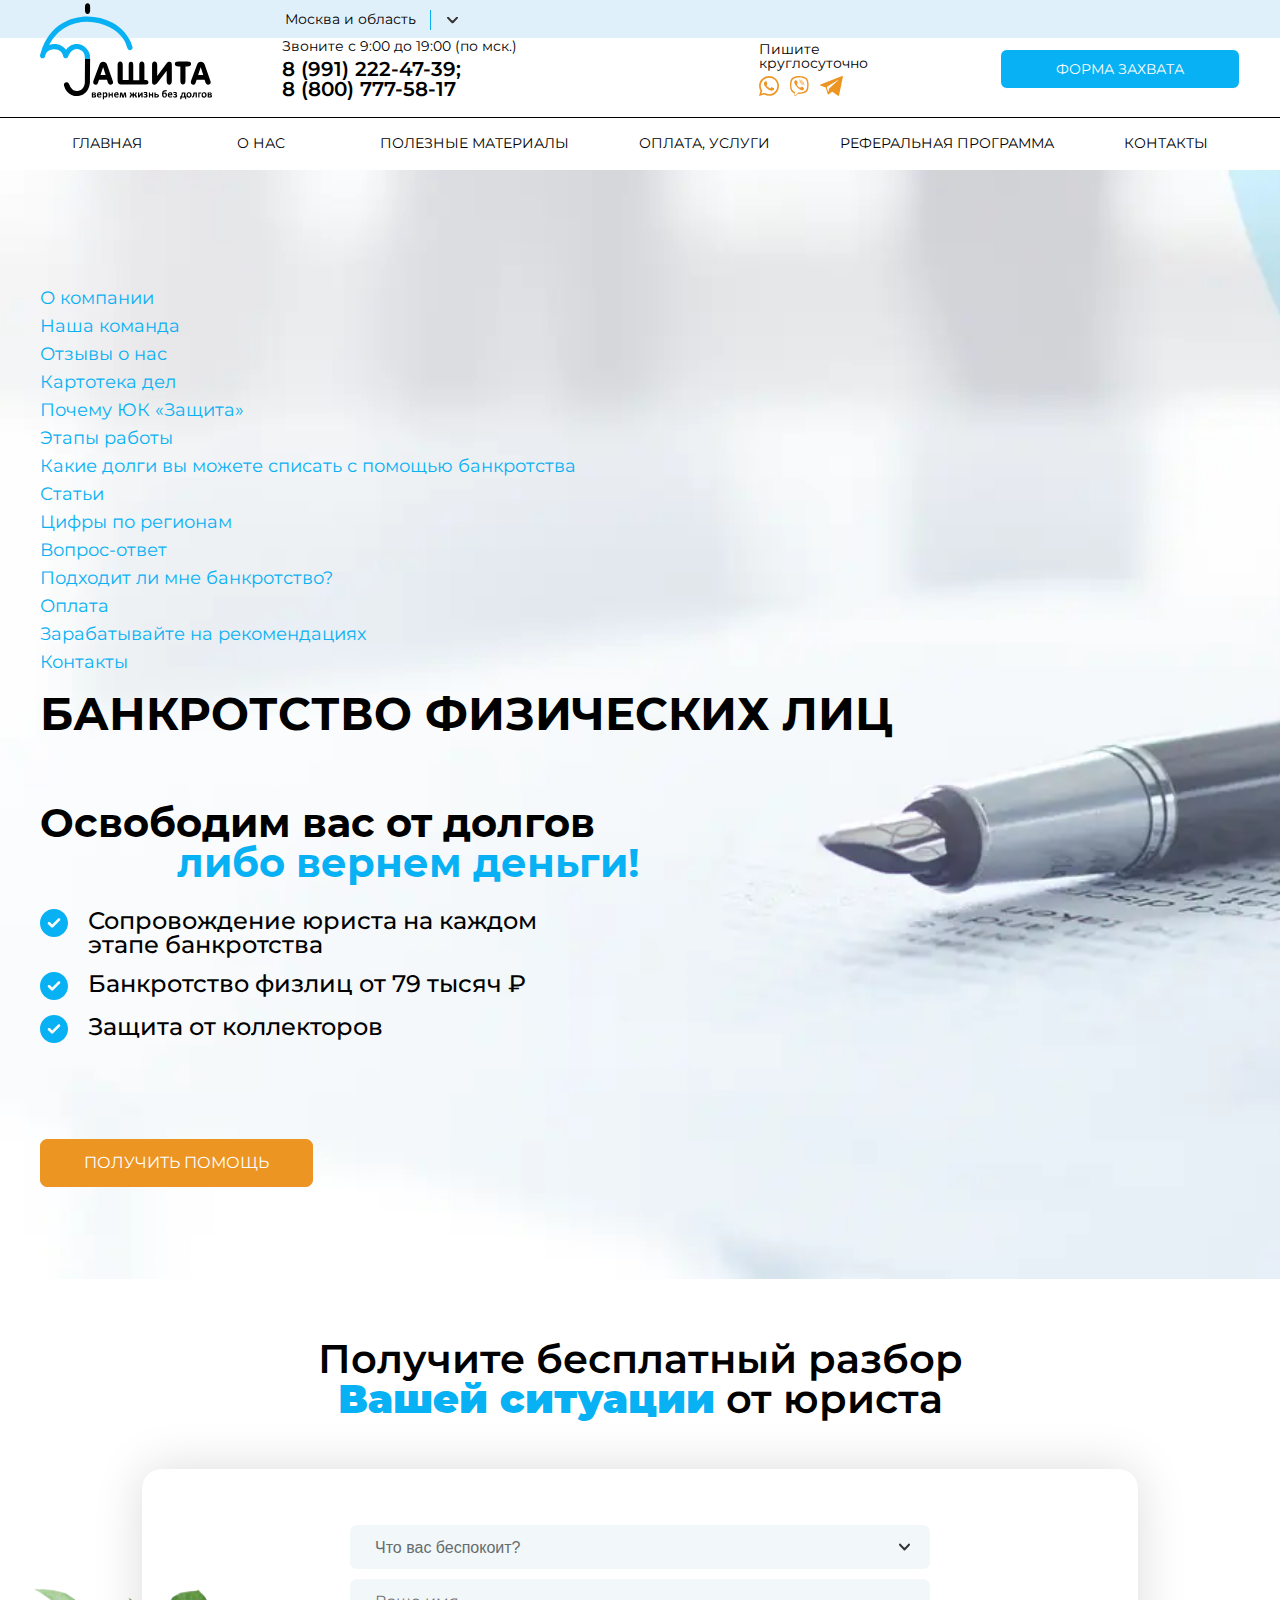
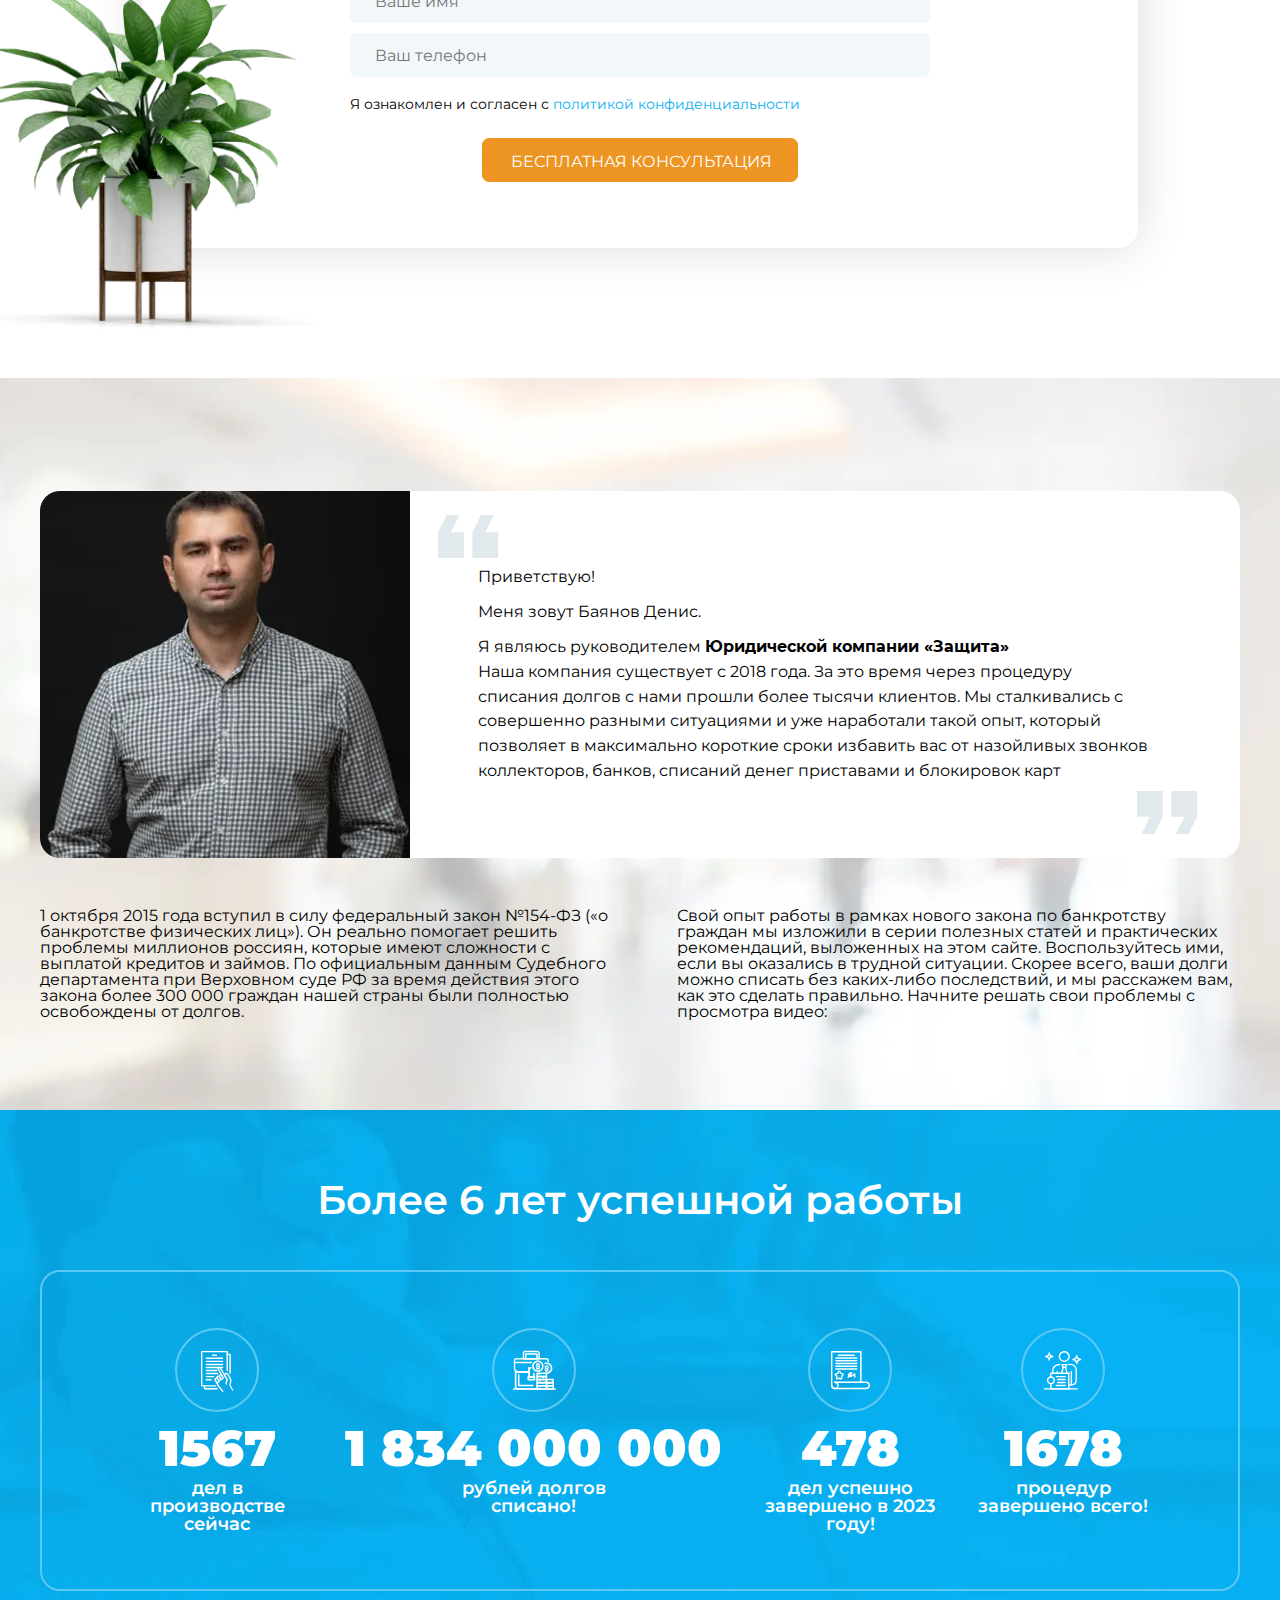
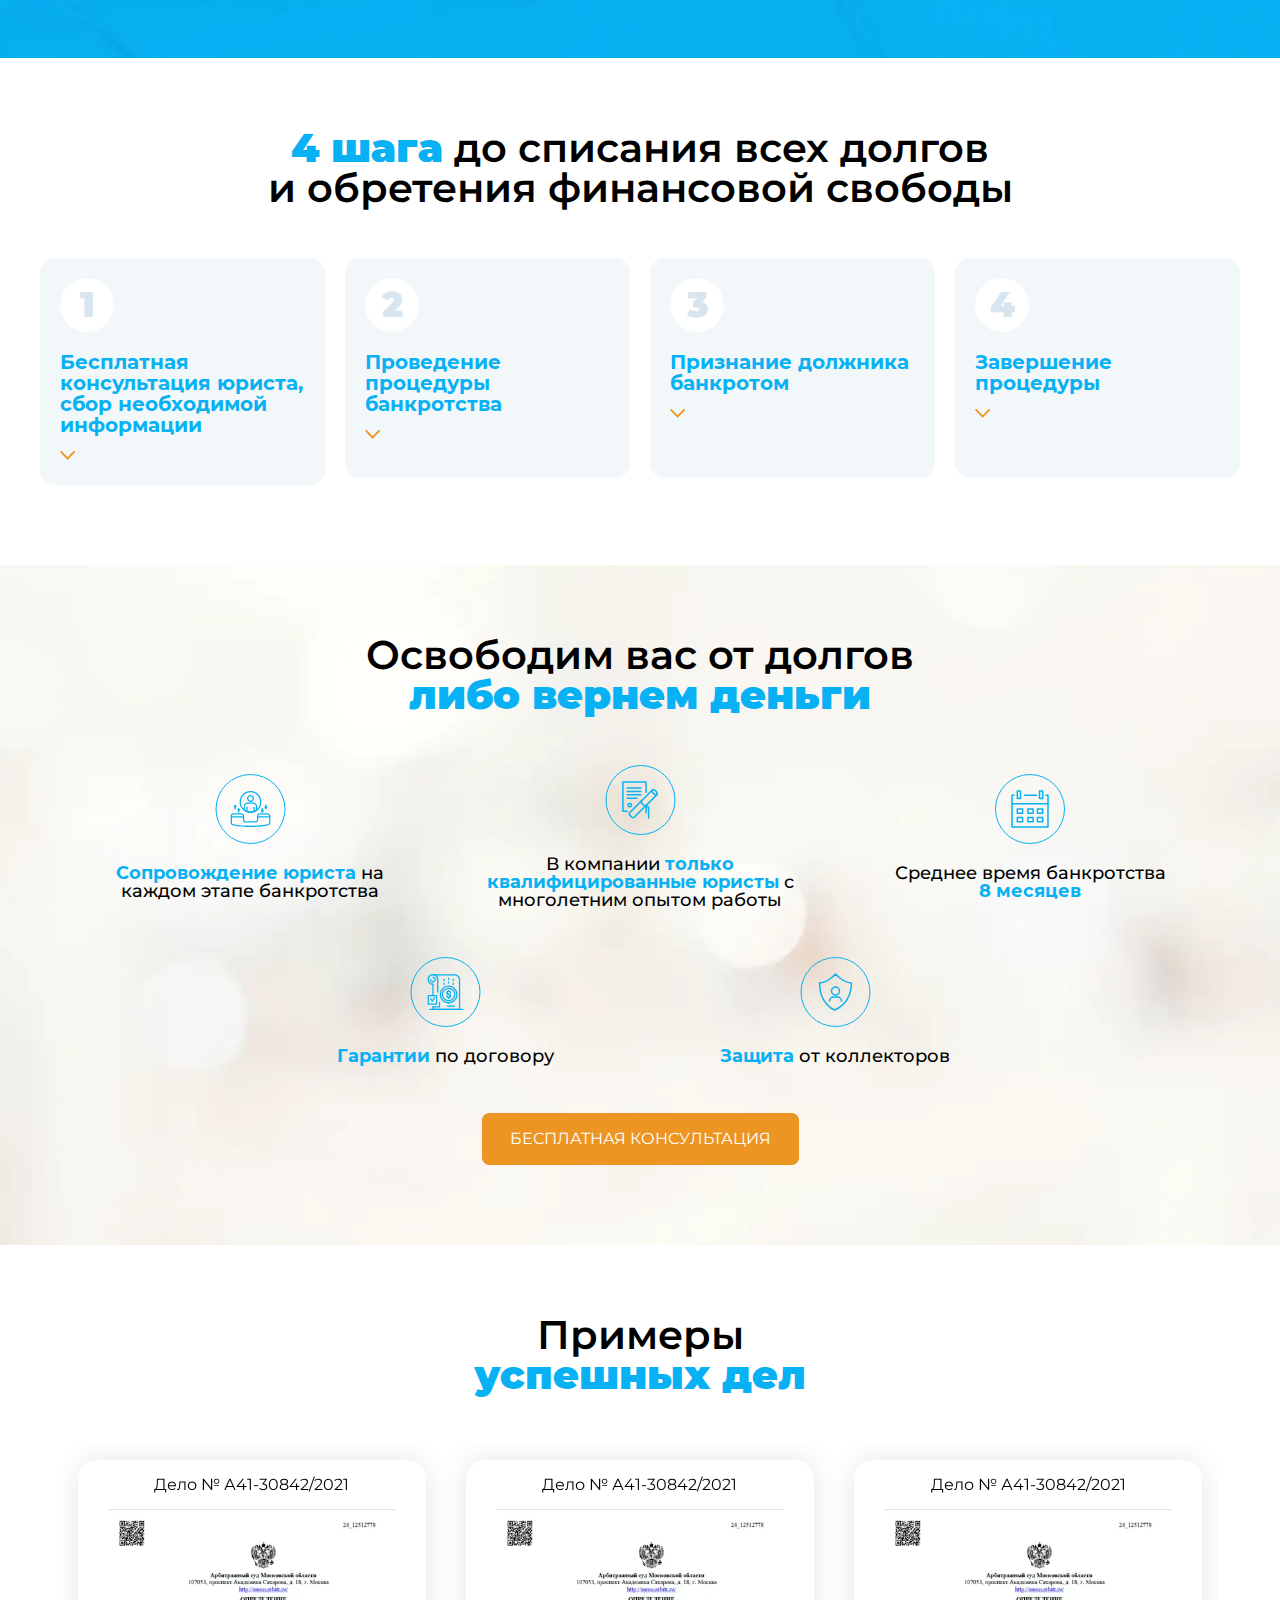
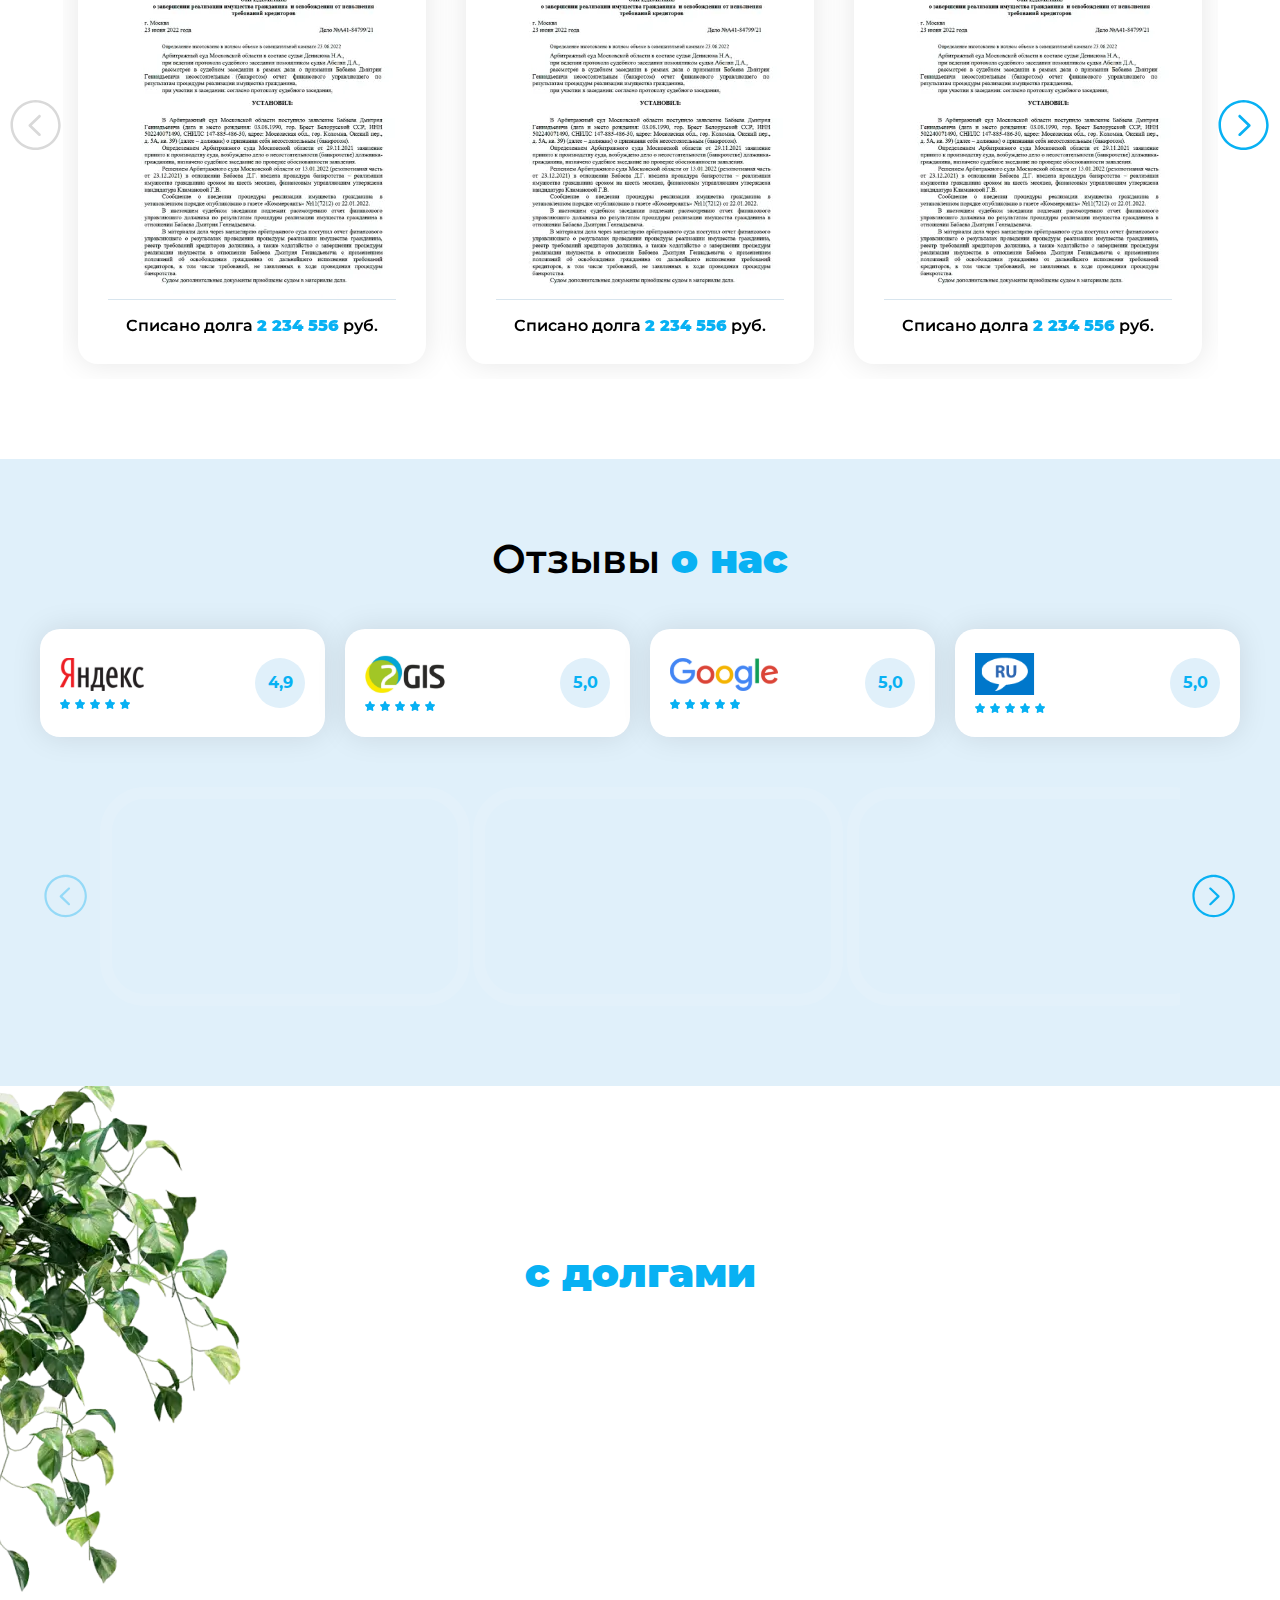
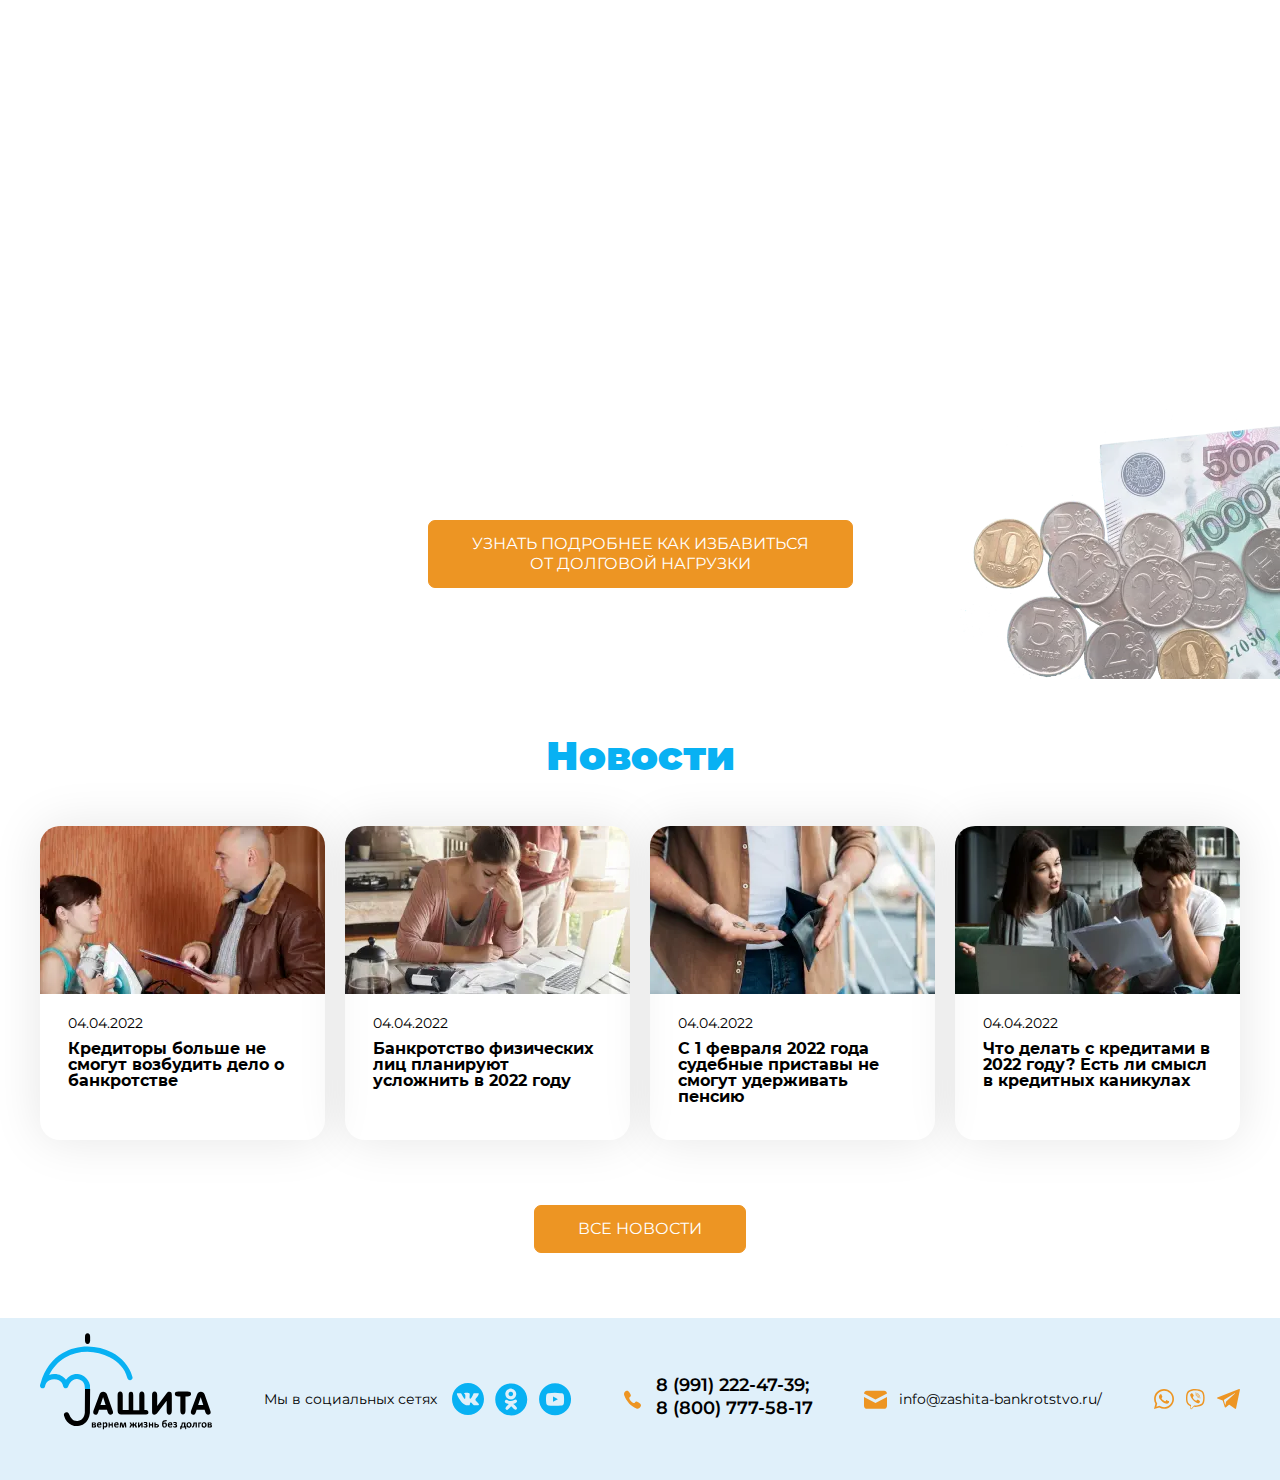
<file: index.html>
<!DOCTYPE html>
<html lang="ru">

<head>
  <meta charset="UTF-8">
  <meta name="viewport" content="width=device-width,initial-scale=1.0, maximum-scale=1">
  <meta http-equiv="X-UA-Compatible" content="ie=edge">
  <meta name="description" content="банкротство физических лиц">
  <meta name="keywords" content="защита">
  <title>Защита</title>
  <link rel="shortcut icon" href="/images/icons/favicon.svg">
  <link rel="stylesheet" href="css/swiper.min.css">
  <link rel="stylesheet" href="css/style.css">
</head>

<body id="body">
  <div class="wrapper">
    <header class="header lock-padding">
      <div class="header__content">
        <div class="header__top-wrapper">
          <div class="header__top">
            <div class="header__top-select">
              <div class="dropdown">
                <button class="dropdown__button">Москва и область</button>
                <ul class="dropdown__list">
                  <li class="dropdown__list-item" data-value="travel">Москва и область</li>
                  <li class="dropdown__list-item" data-value="lessons">Воронежская область</li>
                  <li class="dropdown__list-item" data-value="photo">Москва и область</li>
                  <li class="dropdown__list-item" data-value="sports">Москва и область</li>
                </ul>
                <input type="text" name="select-category" value="" class="dropdown__input-hidden">
              </div>
            </div>
          </div>
        </div>
        <div class="header__body-wrapper">
          <div class="header__body _container">
            <div class="header__logo">
              <a class="logo" href="index.html">
                <img src="images/icons/logo.svg" alt="logo">
              </a>
            </div>
            <div class="header__block header__block--tel">
              <p>Звоните с 9:00 до 19:00 (по мск.)</p>
              <a href="tel:+79912224739">8 (991) 222-47-39;</a>
              <a href="tel:+78007775817">8 (800) 777-58-17</a>
            </div>
            <div class="header__block header__block--links">
              <p>Пишите круглосуточно</p>
              <a href="#">
                <img src="images/icons/watsapp.svg" alt="icon whatsapp">
              </a>
              <a href="#">
                <img src="images/icons/viber.svg" alt="icon viber">
              </a>
              <a href="#">
                <img src="images/icons/telegram.svg" alt="icon telegram">
              </a>
            </div>
            <div class="header__block">
              <button>форма захвата</button>
            </div>
            <div class="header__burger-wrapper">
              <div class="header__burger" id="hamb">
                <span></span>
                <span></span>
                <span></span>
              </div>
            </div>
          </div>
        </div>
        <div class="header__bottom _container">
          <nav class="menu" id="menu">
            <ul class="menu__list">
              <li class="menu__list-item">
                <a href="index.html">Главная</a>
              </li>
              <li><a class="menu__list-item--mod" href="aboutus.html">О нас</a>
                <ul class="select-list">
                  <li class="select-list__item">
                    <a href="#">О компании</a>
                  </li>
                  <li class="select-list__item">
                    <a href="#">Наша команда</a>
                  </li>
                  <li class="select-list__item">
                    <a href="#">Отзывы о нас </a>
                  </li>
                  <li class="select-list__item">
                    <a href="#">Картотека дел</a>
                  </li>
                  <li class="select-list__item">
                    <a href="#">Почему ЮК Защита </a>
                  </li>
                  <li class="select-list__item">
                    <a href="#">Этапы работы</a>
                  </li>
                </ul>
              </li>
              <li class="menu__list-item">
                <a href="questions.html">Полезные материалы</a>
              </li>
              <li class="menu__list-item">
                <a href="payment.html">оплата,  услуги</a>
              </li>
              <li class="menu__list-item">
                <a href="recommendations.html">Реферальная программа</a>
              </li>
              <li class="menu__list-item">
                <a href="contacts.html">Контакты</a>
              </li>
            </ul>
            <div class="header__block header__block--mod">
              <p>Звоните с 9:00 до 19:00 (по мск.)</p>
              <a href="tel:+79912224739">8 (991) 222-47-39;</a>
              <a href="tel:+78007775817">8 (800) 777-58-17</a>
            </div>
            <div class="header__block header__block--mod">
              <p>Пишите круглосуточно</p>
              <a href="#">
                <img src="images/icons/watsapp.svg" alt="icon whatsapp">
              </a>
              <a href="#">
                <img src="images/icons/viber.svg" alt="icon viber">
              </a>
              <a href="#">
                <img src="images/icons/telegram.svg" alt="icon telegram">
              </a>
            </div>
          </nav>
        </div>
      </div>
    </header>

    <main class="main main--mod">

       <section class="main-section">
        <div class="main-section__content">
          <div class="main-section__body _container">


            
            <div class="block-links">
              <a href="aboutus.html">О компании</a>
              <a href="team.html">Наша команда</a>
              <a href="feedback.html">Отзывы о нас</a>
              <a href="cardfile.html">Картотека дел</a>
              <a href="why.html">Почему ЮК «Защита»</a>
              <a href="stages.html">Этапы работы</a>
              <a href="whatdebts.html">Какие долги вы можете списать с помощью банкротства</a>
              <a href="articles.html">Статьи</a>
              <a href="numbers.html">Цифры по регионам</a>
              <a href="questions.html">Вопрос-ответ</a>
              <a href="suitable.html">Подходит ли мне банкротство?</a>
              <a href="payment.html">Оплата</a>
              <a href="recommendations.html">Зарабатывайте на рекомендациях</a>
              <a href="contacts.html">Контакты</a>
            </div>


             <div class="main-section-title">
              <h1>банкротство физических лиц</h1>
             </div>
             <div class="main-section-text">
              <p>Освободим вас от долгов <br> <span>либо вернем деньги!</span></p>
             </div>
             <ul class="main-section__list">
               <li>
                <img src="images/icons/main-section-icon.svg" alt="icon">
                <p>Сопровождение юриста на каждом <br> этапе банкротства</p>
               </li>
               <li>
                <img src="images/icons/main-section-icon.svg" alt="icon">
                <p>Банкротство физлиц от 79 тысяч ₽</p>
               </li>
               <li>
                <img src="images/icons/main-section-icon.svg" alt="icon">
                <p>Защита от коллекторов</p>
               </li>
             </ul>
             <div class="button">
              <a href="#">Получить помощь</a>
             </div>
          </div>
          <div class="main-section__img-bg _ibg">
            <img src="images/main-section-bg.webp" alt="main-section background">
          </div>
        </div>
       </section>

       <section class="form">
        <div class="form__content _container">
          <div class="subtitle">
            <h2>Получите бесплатный разбор <br>
              <strong>Вашей ситуации</strong> от юриста
            </h2>
          </div>
          <div class="form__body">
            <form>
              <select name="select">
                <option value="Что вас беспокоит?">Что вас беспокоит?</option>
                <option value="Что вас беспокоит?">Что вас беспокоит?</option>
              </select>	
              <input type="text" placeholder="Ваше имя">
              <input type="text" placeholder="Ваш телефон">
              <p>Я ознакомлен и согласен с <a href="#">политикой конфиденциальности</a></p>
              <input type="submit" value="Бесплатная консультация">
            </form>
            <div class="form__body-image">
              <img src="images/form-img.webp" alt="image flower">
            </div>
          </div>
        </div>
       </section>

       <section class="director">
        <div class="director__content _container">
          <div class="director__body">
            <div class="director__body-image">
              <img src="images/director-img.webp" alt="Баянов Денис image">
            </div>
            <blockquote class="director__body-info">
              <h3>Приветствую!</h3>
              <h4>Меня зовут Баянов Денис.</h4>
              <p>Я являюсь руководителем <strong>Юридической компании «Защита»</strong> <br> Наша компания существует с 2018 года. За это время через процедуру списания долгов с нами прошли более тысячи клиентов. Мы сталкивались с совершенно разными ситуациями и уже наработали такой опыт, который позволяет в максимально короткие сроки избавить вас от назойливых звонков коллекторов, банков, списаний денег приставами  и блокировок карт</p>
              <div class="director__body-img director__body-img-left">
                <img src="images/icons/mark-left.svg" alt="icon">
              </div>
              <div class="director__body-img director__body-img-right">
                <img src="images/icons/mark-right.svg" alt="icon">
              </div>
            </blockquote>
          </div>
          <div class="director__texts">
            <p>1 октября 2015 года вступил в силу федеральный закон №154-ФЗ («о банкротстве физических лиц»). Он реально помогает решить проблемы миллионов россиян, которые имеют сложности с выплатой кредитов и займов. По официальным данным Судебного департамента при Верховном суде РФ за время действия этого закона более 300 000 граждан нашей страны были полностью освобождены от долгов.</p>
            <p>Свой опыт работы в рамках нового закона по банкротству граждан мы изложили в серии полезных статей и практических рекомендаций, выложенных на этом сайте. Воспользуйтесь ими, если вы оказались в трудной ситуации. Скорее всего, ваши долги можно списать без каких-либо последствий, и мы расскажем вам, как это сделать правильно. Начните решать свои проблемы с просмотра видео:</p>
          </div>
        </div>
        <div class="director__image-bg _ibg">
          <img src="images/director-bg.webp" alt="image background">
        </div>
       </section>

       <section class="experience">
        <div class="experience__content _container">
          <div class="subtitle">
            <h2>Более 6 лет успешной работы</h2>
          </div>
          <div class="experience__body">
             <div class="experience__block">
              <img src="images/icons/experience-icon1.svg" alt="icon">
              <span>1567</span>
              <p>дел в производстве сейчас</p>
             </div>
             <div class="experience__block">
              <img src="images/icons/experience-icon2.svg" alt="icon">
              <span>1 834 000 000</span>
              <p>рублей долгов списано!</p>
             </div>
             <div class="experience__block">
              <img src="images/icons/experience-icon3.svg" alt="icon">
              <span>478</span>
              <p>дел успешно завершено в 2023 году!</p>
             </div>
             <div class="experience__block">
              <img src="images/icons/experience-icon4.svg" alt="icon">
              <span>1678</span>
              <p>процедур завершено всего!</p>
             </div>
          </div>
        </div>
        <div class="director__image-bg _ibg">
          <img src="images/experience-bg.webp" alt="image background">
        </div>
       </section>

       <section class="home_steps">
        <div class="home_step-content _container">
          <div class="subtitle">
            <h2><strong>4 шага</strong> до списания всех долгов <br>и обретения финансовой свободы</h2>
          </div>
          <div class="home_steps__container flex">
            <div>
              <div class="home_steps__container_num">1</div>
              <div class="home_steps__container_title">Бесплатная консультация юриста, сбор необходимой информации</div>
              <img src="images/icons/arrow-orange.svg" alt="" class="home_steps__container_icon">
              <div class="home_steps__container_list">
                <ul>
                  <li>Оценка стоимости активов</li>
                  <li>Сведения о всех кредитах и займах, включая сумму задолженности, процентные ставки и сроки погашения</li>
                  <li>Гарантия сохранения имущества в пределах закона</li>
                  <li>Заключения договора, где прописаны все гарантии, платежи производятся рассрочкой или единым платежом.</li>
                </ul>
              </div>
            </div>
            <div>
              <div class="home_steps__container_num">2</div>
              <div class="home_steps__container_title">Проведение процедуры банкротства</div>
              <img src="images/icons/arrow-orange.svg" alt="" class="home_steps__container_icon">
              <div class="home_steps__container_list">
                <ul>
                  <li>Оценка стоимости активов</li>
                  <li>Сведения о всех кредитах и займах, включая сумму задолженности, процентные ставки и сроки погашения</li>
                  <li>Гарантия сохранения имущества в пределах закона</li>
                  <li>Заключения договора, где прописаны все гарантии, платежи производятся рассрочкой или единым платежом.</li>
                </ul>
              </div>
            </div>
            <div>
              <div class="home_steps__container_num">3</div>
              <div class="home_steps__container_title">Признание должника банкротом</div>
              <img src="images/icons/arrow-orange.svg" alt="" class="home_steps__container_icon">
              <div class="home_steps__container_list">
                <ul>
                  <li>Оценка стоимости активов</li>
                  <li>Сведения о всех кредитах и займах, включая сумму задолженности, процентные ставки и сроки погашения</li>
                  <li>Гарантия сохранения имущества в пределах закона</li>
                  <li>Заключения договора, где прописаны все гарантии, платежи производятся рассрочкой или единым платежом.</li>
                </ul>
              </div>
            </div>
            <div>
              <div class="home_steps__container_num">4</div>
              <div class="home_steps__container_title">Завершение процедуры</div>
              <img src="images/icons/arrow-orange.svg" alt="" class="home_steps__container_icon">
              <div class="home_steps__container_list">
                <ul>
                  <li>Оценка стоимости активов</li>
                  <li>Сведения о всех кредитах и займах, включая сумму задолженности, процентные ставки и сроки погашения</li>
                  <li>Гарантия сохранения имущества в пределах закона</li>
                  <li>Заключения договора, где прописаны все гарантии, платежи производятся рассрочкой или единым платежом.</li>
                </ul>
              </div>
            </div>
          </div>
        </div>
      </section>

      <section class="debts">
        <div class="debts__content _container">
          <div class="subtitle">
            <h2>Освободим вас от долгов <strong> <br>либо вернем деньги</strong></h2>
          </div>
          <div class="debts__body">
            <div class="debts__block">
              <img src="images/icons/debts-icon1.svg" alt="icon">
              <div class="debts__block-text">
                <p><strong>Сопровождение юриста</strong> на <br> каждом этапе банкротства</p>
              </div>
            </div>
            <div class="debts__block">
              <img src="images/icons/debts-icon2.svg" alt="icon">
              <div class="debts__block-text">
                <p>В компании <strong>только квалифицированные юристы</strong> с многолетним опытом работы</p>
              </div>
            </div>
            <div class="debts__block">
              <img src="images/icons/debts-icon3.svg" alt="icon">
              <div class="debts__block-text">
                <p>Среднее время банкротства <br> <strong>8 месяцев</strong></p>
              </div>
            </div>
            <div class="debts__block">
              <img src="images/icons/debts-icon4.svg" alt="icon">
              <div class="debts__block-text">
                <p><strong>Гарантии</strong> по договору</p>
              </div>
            </div>
            <div class="debts__block">
              <img src="images/icons/debts-icon5.svg" alt="icon">
              <div class="debts__block-text">
                <p><strong>Защита</strong> от коллекторов</p>
              </div>
            </div>
          </div>
          <div class="button">
            <a href="#">Бесплатная консультация</a>
           </div>
        </div>
        <div class="debts__image-bg _ibg">
          <img src="images/debts-bg.webp" alt="image background">
        </div>
      </section>

      <section class="home_examples">
        <div class="home_examples__content _container">
          <div class="subtitle">
            <h2>Примеры <br><strong>успешных дел</strong></h2>
          </div>
          <div class="swiper_examples__container">
            <div class="swiper_examples">
              <div class="swiper-wrapper">
                <div class="swiper-slide">
                  <div class="swiper_examples__header">
                    <p>Дело № А41-30842/2021</p>
                  </div>
                  <div class="swiper_examples__image">
                    <img src="images/slider-img.webp" alt="slider img">
                  </div>
                  <div class="swiper_examples__bottom">
                    <p>Списано долга <strong>2 234 556</strong> руб.</p>
                  </div>
                </div>
                <div class="swiper-slide">
                  <div class="swiper_examples__header">
                    <p>Дело № А41-30842/2021</p>
                  </div>
                  <div class="swiper_examples__image">
                    <img src="images/slider-img.webp" alt="slider img">
                  </div>
                  <div class="swiper_examples__bottom">
                    <p>Списано долга <strong>2 234 556</strong> руб.</p>
                  </div>
                </div>
                <div class="swiper-slide">
                  <div class="swiper_examples__header">
                    <p>Дело № А41-30842/2021</p>
                  </div>
                  <div class="swiper_examples__image">
                    <img src="images/slider-img.webp" alt="slider img">
                  </div>
                  <div class="swiper_examples__bottom">
                    <p>Списано долга <strong>2 234 556</strong> руб.</p>
                  </div>
                </div>
                <div class="swiper-slide">
                  <div class="swiper_examples__header">
                    <p>Дело № А41-30842/2021</p>
                  </div>
                  <div class="swiper_examples__image">
                    <img src="images/slider-img.webp" alt="slider img">
                  </div>
                  <div class="swiper_examples__bottom">
                    <p>Списано долга <strong>2 234 556</strong> руб.</p>
                  </div>
                </div>
              </div>
            </div>
            <div class="swiper-button-prev examples-button-prev">
                <svg width="52" height="53" viewBox="0 0 52 53" fill="none" xmlns="http://www.w3.org/2000/svg">
                <path fill-rule="evenodd" clip-rule="evenodd" d="M30.5288 18.4811L21.7411 26.9268L30.4955 35.4003L30.4965 35.4013C31.056 35.9401 31.0557 36.8152 30.4955 37.3536C30.2418 37.5975 29.8747 37.7367 29.5418 37.7367C29.2089 37.7367 28.8418 37.5974 28.5881 37.3536L18.7696 27.9174C18.2091 27.3787 18.2091 26.5028 18.7696 25.9641L28.5881 16.5279C29.1307 16.0063 29.9862 16.0063 30.5288 16.5279C31.0893 17.0665 31.0893 17.9424 30.5288 18.4811ZM29.1425 17.1046L19.324 26.5409C19.091 26.7648 19.091 27.1166 19.324 27.3405L29.1425 36.7768C29.2423 36.8727 29.4087 36.9367 29.5418 36.9367C29.5418 36.9367 29.5419 36.9367 29.5418 36.9367C29.4087 36.9367 29.2423 36.8727 29.1425 36.7768L19.324 27.3405C19.091 27.1166 19.091 26.7648 19.324 26.5409L29.1425 17.1046Z" fill="#08B1F3"/>
                <path d="M25.5746 0.9375C39.6795 0.9375 51.1494 12.4018 51.1494 26.4999C51.1494 40.5979 39.6795 52.0623 25.5746 52.0623C11.4697 52.0623 -0.000246048 40.5979 -0.000246048 26.4999C-0.000246048 12.4018 11.4697 0.9375 25.5746 0.9375ZM25.5746 49.506C38.2845 49.506 48.592 39.2036 48.592 26.4999C48.592 13.7962 38.2845 3.49373 25.5746 3.49373C12.8647 3.49373 2.55727 13.7962 2.55727 26.4999C2.55727 39.2036 12.9422 49.506 25.5746 49.506Z" fill="#08B1F3"/>
                </svg>		  	
            </div>
            <div class="swiper-button-next examples-button-next">
                <svg width="52" height="53" viewBox="0 0 52 53" fill="none" xmlns="http://www.w3.org/2000/svg">
                <path fill-rule="evenodd" clip-rule="evenodd" d="M20.6203 18.4811L29.4081 26.9268L20.6537 35.4003L20.6526 35.4013C20.0931 35.9401 20.0935 36.8152 20.6537 37.3536C20.9074 37.5975 21.2744 37.7367 21.6074 37.7367C21.9403 37.7367 22.3074 37.5974 22.5611 37.3536L32.3796 27.9174C32.9401 27.3787 32.9401 26.5028 32.3796 25.9641L22.5611 16.5279C22.0185 16.0063 21.163 16.0063 20.6203 16.5279C20.0598 17.0665 20.0598 17.9424 20.6203 18.4811ZM22.0067 17.1046L31.8252 26.5409C32.0581 26.7648 32.0581 27.1166 31.8252 27.3405L22.0067 36.7768C21.9069 36.8727 21.7405 36.9367 21.6073 36.9367C21.6073 36.9367 21.6073 36.9367 21.6073 36.9367C21.7405 36.9367 21.9069 36.8727 22.0067 36.7768L31.8252 27.3405C32.0581 27.1166 32.0581 26.7648 31.8252 26.5409L22.0067 17.1046Z" fill="#08B1F3"/>
                <path d="M25.5746 0.9375C11.4697 0.9375 -0.000244141 12.4018 -0.000244141 26.4999C-0.000244141 40.5979 11.4697 52.0623 25.5746 52.0623C39.6795 52.0623 51.1494 40.5979 51.1494 26.4999C51.1494 12.4018 39.6795 0.9375 25.5746 0.9375ZM25.5746 49.506C12.8647 49.506 2.55718 39.2036 2.55718 26.4999C2.55718 13.7962 12.8647 3.49373 25.5746 3.49373C38.2845 3.49373 48.5919 13.7962 48.5919 26.4999C48.5919 39.2036 38.207 49.506 25.5746 49.506Z" fill="#08B1F3"/>
                </svg>
            </div>
          </div>
        </div>
      </section>

      <section class="review">
        <div class="review__content _container">
          <div class="subtitle">
            <h2>Отзывы <strong>о нас</strong></h2>
          </div>
          <div class="review__header_tabs flex">
            <a href="#" class="review__header_tabs_inner flex">
              <div>
                <img src="images/icons/yandex-icon.svg" alt="yandex-icon" class="review__header_tabs_logo">
                <img src="images/icons/star.svg" alt="ison star" class="review__header_tabs_star">
              </div>
              <div>
                <div class="review__header_tabs_rating">4,9</div>
              </div>
            </a>
            <a href="#" class="review__header_tabs_inner flex">
              <div>
                <img src="images/icons/2gis-icon.svg" alt="2gis-icon" class="review__header_tabs_logo">
                <img src="images/icons/star.svg" alt="ison star" class="review__header_tabs_star">
              </div>
              <div>
                <div class="review__header_tabs_rating">5,0</div>
              </div>
            </a>
            <a href="#" class="review__header_tabs_inner flex">
              <div>
                <img src="images/icons/google-icon.svg" alt="google-icon" class="review__header_tabs_logo">
                <img src="images/icons/star.svg" alt="ison star" class="review__header_tabs_star">
              </div>
              <div>
                <div class="review__header_tabs_rating">5,0</div>
              </div>
            </a>
            <a href="#" class="review__header_tabs_inner flex">
              <div>
                <img src="images/icons/ru-icon.svg" alt="ru-icon" class="review__header_tabs_logo">
                <img src="images/icons/star.svg" alt="ison star" class="review__header_tabs_star">
              </div>
              <div>
                <div class="review__header_tabs_rating">5,0</div>
              </div>
            </a>
          </div>
          <div class="swiper_review__container">
            <div class="swiper_review">
              <div class="swiper-wrapper">
                <div class="swiper-slide">
                  <div class="review__block">
                    <div class="solve__video">
                      <div class="video" data-src="https://www.youtube.com/embed/t92jeIjEpqo?si=NRT9hR4Gu1LfYrSZ?autoplay=1">
                        <div class="video__icon">
                          <img  src="images/icons/play.svg" alt="icon">
                        </div>
                      </div>
                      <div class="video__img">
                        <img src="images/review-img1.webp" alt="img" loading="lazy">
                      </div>
                    </div>
                  </div>
                </div>
                <div class="swiper-slide">
                  <div class="review__block">
                    <div class="solve__video">
                      <div class="video" data-src="https://www.youtube.com/embed/t92jeIjEpqo?si=NRT9hR4Gu1LfYrSZ?autoplay=1">
                        <div class="video__icon">
                          <img  src="images/icons/play.svg" alt="icon">
                        </div>
                      </div>
                      <div class="video__img">
                        <img src="images/review-img2.webp" alt="img" loading="lazy">
                      </div>
                    </div>
                  </div>
                </div>
                <div class="swiper-slide">
                  <div class="review__block">
                    <div class="solve__video">
                      <div class="video" data-src="https://www.youtube.com/embed/t92jeIjEpqo?si=NRT9hR4Gu1LfYrSZ?autoplay=1">
                        <div class="video__icon">
                          <img  src="images/icons/play.svg" alt="icon">
                        </div>
                      </div>
                      <div class="video__img">
                        <img src="images/review-img1.webp" alt="img" loading="lazy">
                      </div>
                    </div>
                  </div>
                </div>
                <div class="swiper-slide">
                  <div class="review__block">
                    <div class="solve__video">
                      <div class="video" data-src="https://www.youtube.com/embed/t92jeIjEpqo?si=NRT9hR4Gu1LfYrSZ?autoplay=1">
                        <div class="video__icon">
                          <img  src="images/icons/play.svg" alt="icon">
                        </div>
                      </div>
                      <div class="video__img">
                        <img src="images/review-img2.webp" alt="img" loading="lazy">
                      </div>
                    </div>
                  </div>
                </div>
              </div>
            </div>
            <div class="swiper-button-prev review-button-prev">
                <svg width="52" height="53" viewBox="0 0 52 53" fill="none" xmlns="http://www.w3.org/2000/svg">
                <path fill-rule="evenodd" clip-rule="evenodd" d="M30.5288 18.4811L21.7411 26.9268L30.4955 35.4003L30.4965 35.4013C31.056 35.9401 31.0557 36.8152 30.4955 37.3536C30.2418 37.5975 29.8747 37.7367 29.5418 37.7367C29.2089 37.7367 28.8418 37.5974 28.5881 37.3536L18.7696 27.9174C18.2091 27.3787 18.2091 26.5028 18.7696 25.9641L28.5881 16.5279C29.1307 16.0063 29.9862 16.0063 30.5288 16.5279C31.0893 17.0665 31.0893 17.9424 30.5288 18.4811ZM29.1425 17.1046L19.324 26.5409C19.091 26.7648 19.091 27.1166 19.324 27.3405L29.1425 36.7768C29.2423 36.8727 29.4087 36.9367 29.5418 36.9367C29.5418 36.9367 29.5419 36.9367 29.5418 36.9367C29.4087 36.9367 29.2423 36.8727 29.1425 36.7768L19.324 27.3405C19.091 27.1166 19.091 26.7648 19.324 26.5409L29.1425 17.1046Z" fill="#08B1F3"/>
                <path d="M25.5746 0.9375C39.6795 0.9375 51.1494 12.4018 51.1494 26.4999C51.1494 40.5979 39.6795 52.0623 25.5746 52.0623C11.4697 52.0623 -0.000246048 40.5979 -0.000246048 26.4999C-0.000246048 12.4018 11.4697 0.9375 25.5746 0.9375ZM25.5746 49.506C38.2845 49.506 48.592 39.2036 48.592 26.4999C48.592 13.7962 38.2845 3.49373 25.5746 3.49373C12.8647 3.49373 2.55727 13.7962 2.55727 26.4999C2.55727 39.2036 12.9422 49.506 25.5746 49.506Z" fill="#08B1F3"/>
                </svg>		  	
            </div>
            <div class="swiper-button-next review-button-next">
                <svg width="52" height="53" viewBox="0 0 52 53" fill="none" xmlns="http://www.w3.org/2000/svg">
                <path fill-rule="evenodd" clip-rule="evenodd" d="M20.6203 18.4811L29.4081 26.9268L20.6537 35.4003L20.6526 35.4013C20.0931 35.9401 20.0935 36.8152 20.6537 37.3536C20.9074 37.5975 21.2744 37.7367 21.6074 37.7367C21.9403 37.7367 22.3074 37.5974 22.5611 37.3536L32.3796 27.9174C32.9401 27.3787 32.9401 26.5028 32.3796 25.9641L22.5611 16.5279C22.0185 16.0063 21.163 16.0063 20.6203 16.5279C20.0598 17.0665 20.0598 17.9424 20.6203 18.4811ZM22.0067 17.1046L31.8252 26.5409C32.0581 26.7648 32.0581 27.1166 31.8252 27.3405L22.0067 36.7768C21.9069 36.8727 21.7405 36.9367 21.6073 36.9367C21.6073 36.9367 21.6073 36.9367 21.6073 36.9367C21.7405 36.9367 21.9069 36.8727 22.0067 36.7768L31.8252 27.3405C32.0581 27.1166 32.0581 26.7648 31.8252 26.5409L22.0067 17.1046Z" fill="#08B1F3"/>
                <path d="M25.5746 0.9375C11.4697 0.9375 -0.000244141 12.4018 -0.000244141 26.4999C-0.000244141 40.5979 11.4697 52.0623 25.5746 52.0623C39.6795 52.0623 51.1494 40.5979 51.1494 26.4999C51.1494 12.4018 39.6795 0.9375 25.5746 0.9375ZM25.5746 49.506C12.8647 49.506 2.55718 39.2036 2.55718 26.4999C2.55718 13.7962 12.8647 3.49373 25.5746 3.49373C38.2845 3.49373 48.5919 13.7962 48.5919 26.4999C48.5919 39.2036 38.207 49.506 25.5746 49.506Z" fill="#08B1F3"/>
                </svg>
            </div>
          </div>
        </div>
      </section>
       
      <section class="solve">
        <div class="solve__content _container">
          <div class="subtitle">
            <h2>Решите проблему <br> <strong>с долгами</strong></h2>
          </div>
          <div class="solve__body">
            <div class="solve__video_wrap">
              <div class="solve__video">
                  <div class="video" data-src="https://www.youtube.com/embed/t92jeIjEpqo?si=NRT9hR4Gu1LfYrSZ?autoplay=1">
                    <div class="video__icon">
                      <img  src="images/icons/play.svg" alt="icon">
                    </div>
                  </div>
                  <div class="video__img">
                    <img src="images/image-video.webp" alt="img" loading="lazy">
                  </div>
              </div>
            </div>
          </div>
          <div class="button">
            <a href="#">узнать подробнее как избавиться <br> от долговой нагрузки</a>
          </div>
        </div>
        <div class="solve__image-left">
          <img src="images/solve-img-left.webp" alt="image tree">
        </div>
        <div class="solve__image-right">
          <img src="images/solve-img-right.webp" alt="image money">
        </div>
        <div class="solve__image-bg _ibg">
          <img src="images/solve-img-bg.webp" alt="solve img background" loading="lazy">
         </div>
      </section>

      <section class="news">
        <div class="news__content _container">
          <div class="subtitle">
            <h2><strong>Новости</strong></h2>
          </div>
           <div class="news__body">
              <article class="news__article">
                <div class="news__article-img">
                  <img src="images/news-1.webp" alt="image news">
                </div>
                <div class="news__block">
                  <div class="news__block-date">
                    <time datetime="2022-04-04">04.04.2022</time>
                  </div>
                  <div class="news__block-text">
                    <p>Кредиторы больше не смогут возбудить дело о банкротстве</p>
                  </div>
                </div>
              </article>
              <article class="news__article">
                <div class="news__article-img">
                  <img src="images/news-2.webp" alt="image news">
                </div>
                <div class="news__block">
                  <div class="news__block-date">
                    <time datetime="2022-04-04">04.04.2022</time>
                  </div>
                  <div class="news__block-text">
                    <p>Банкротство физических лиц планируют усложнить в 2022 году</p>
                  </div>
                </div>
              </article>
              <article class="news__article">
                <div class="news__article-img">
                  <img src="images/news-3.webp" alt="image news">
                </div>
                <div class="news__block">
                  <div class="news__block-date">
                    <time datetime="2022-04-04">04.04.2022</time>
                  </div>
                  <div class="news__block-text">
                    <p>С 1 февраля 2022 года судебные приставы не смогут удерживать пенсию</p>
                  </div>
                </div>
              </article>
              <article class="news__article">
                <div class="news__article-img">
                  <img src="images/news-4.webp" alt="image news">
                </div>
                <div class="news__block">
                  <div class="news__block-date">
                    <h3>04.04.2022</h3>
                  </div>
                  <div class="news__block-text">
                    <p>Что делать с кредитами в 2022 году? Есть ли смысл в кредитных каникулах</p>
                  </div>
                </div>
              </article>
           </div>
           <div class="button">
            <a href="articles.html">Все новости</a>
          </div>
        </div>
      </section>
    </main>

    <footer class="footer">
      <div class="footer__content _container">
        <div class="footer__body">
          <div class="footer__block">
            <a class="logo" href="index.html">
              <img src="images/icons/logo.svg" alt="logo">
            </a>
          </div>
          <div class="footer__block">
            <p>Мы в социальных сетях</p>
            <div class="footer__block-social">
              <a href="#">
                <img src="images/icons/vk.svg" alt="icon vk">
              </a>
              <a href="#">
                <img src="images/icons/ok.svg" alt="icon ok">
              </a>
              <a href="#">
                <img src="images/icons/youtube.svg" alt="icon youtube">
              </a>
            </div>
          </div>
          <div class="footer__block">
            <img src="images/icons/tel.svg" alt="icon phone">
            <div class="footer__block-tel">
              <a href="tel:+79912224739">8 (991) 222-47-39;</a>
              <a href="tel:+78007775817">8 (800) 777-58-17</a>
            </div>
          </div>
          <div class="footer__block footer__block--mail">
            <a href="mailto:info@zashita-bankrotstvo.ru">
              <img src="images/icons/mail.svg" alt="icon email">
              info@zashita-bankrotstvo.ru/
            </a>
          </div>
          <div class="footer__block">
            <div class="messengers">
              <a href="#">
                <img src="images/icons/watsapp.svg" alt="icon whatsapp">
              </a>
              <a href="#">
                <img src="images/icons/viber.svg" alt="icon viber">
              </a>
              <a href="#">
                <img src="images/icons/telegram.svg" alt="icon telegram">
              </a>
            </div>
          </div>
        </div>
      </div>
    </footer>
  </div>
  <script src="js/jquery.js"></script>
  <script src="js/swiper.min.js"></script>
  <script src="js/main.js"></script>
</body>

</html>
</file>
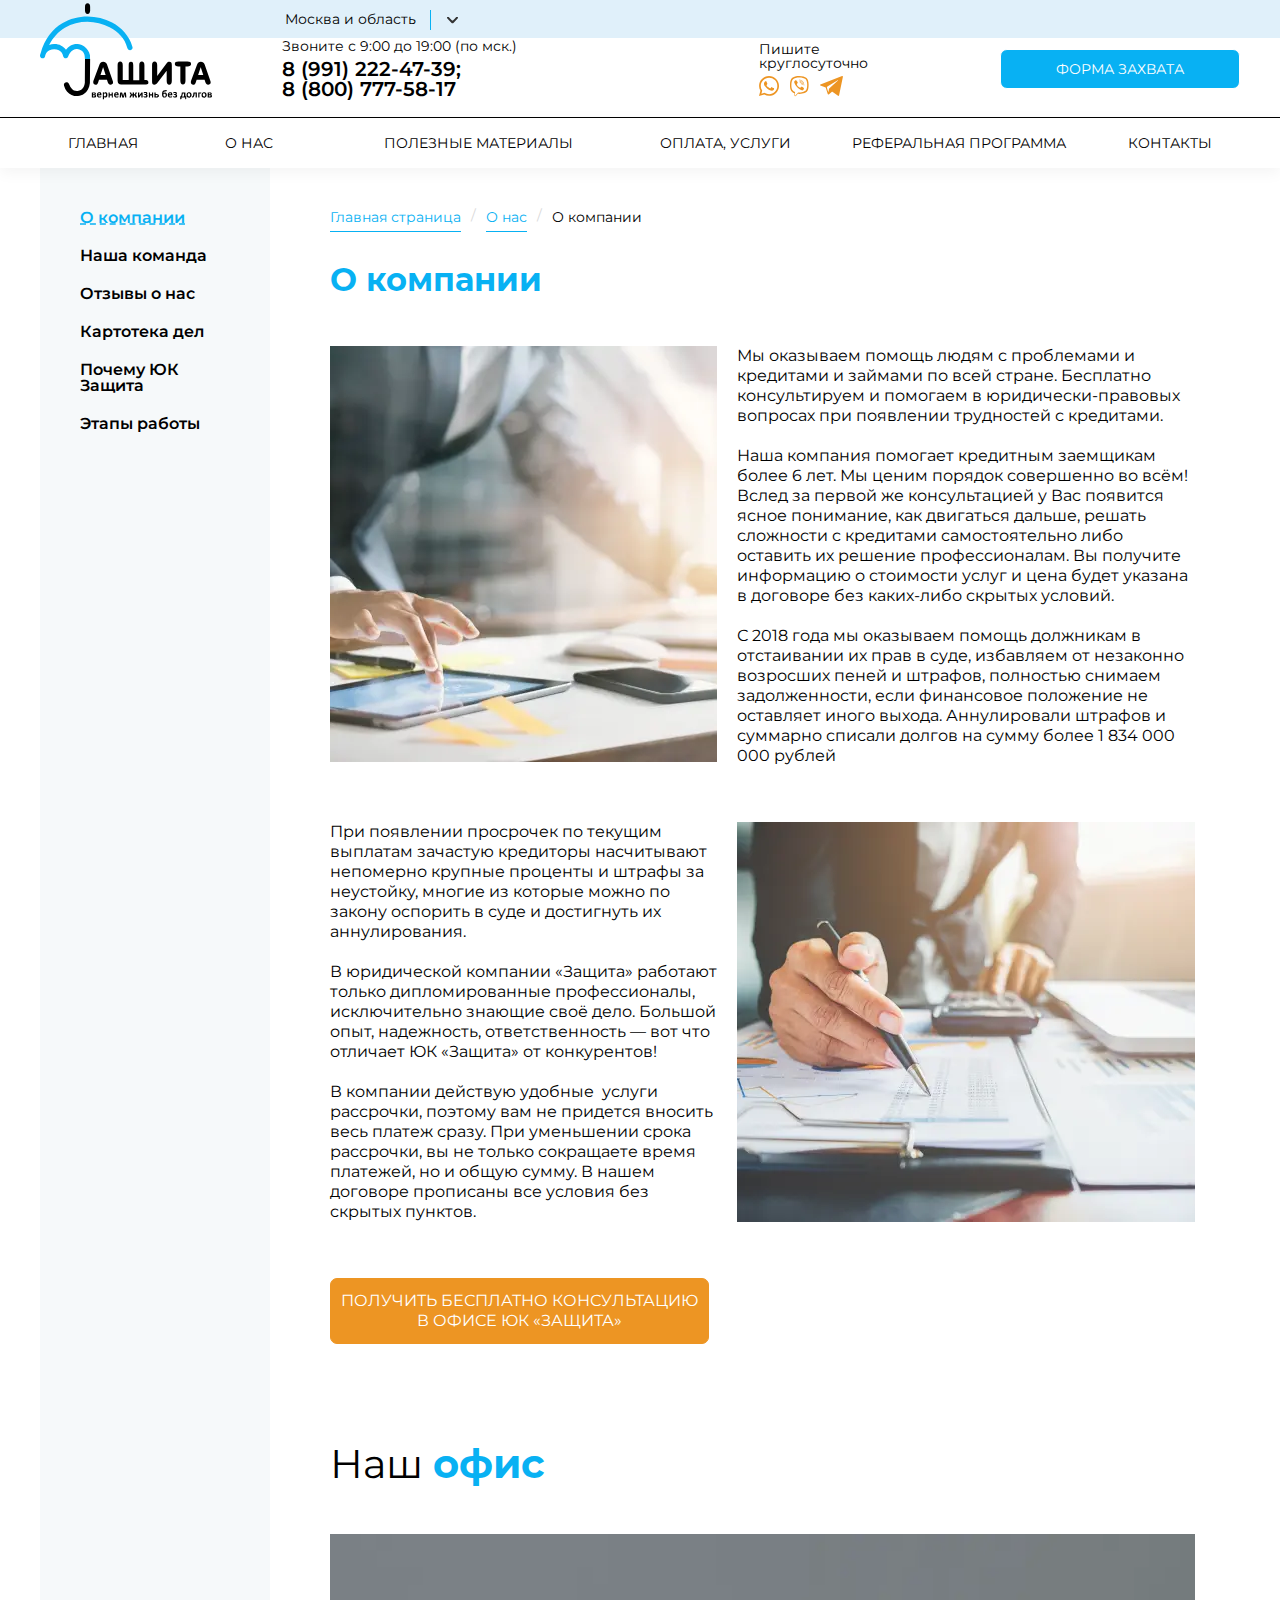
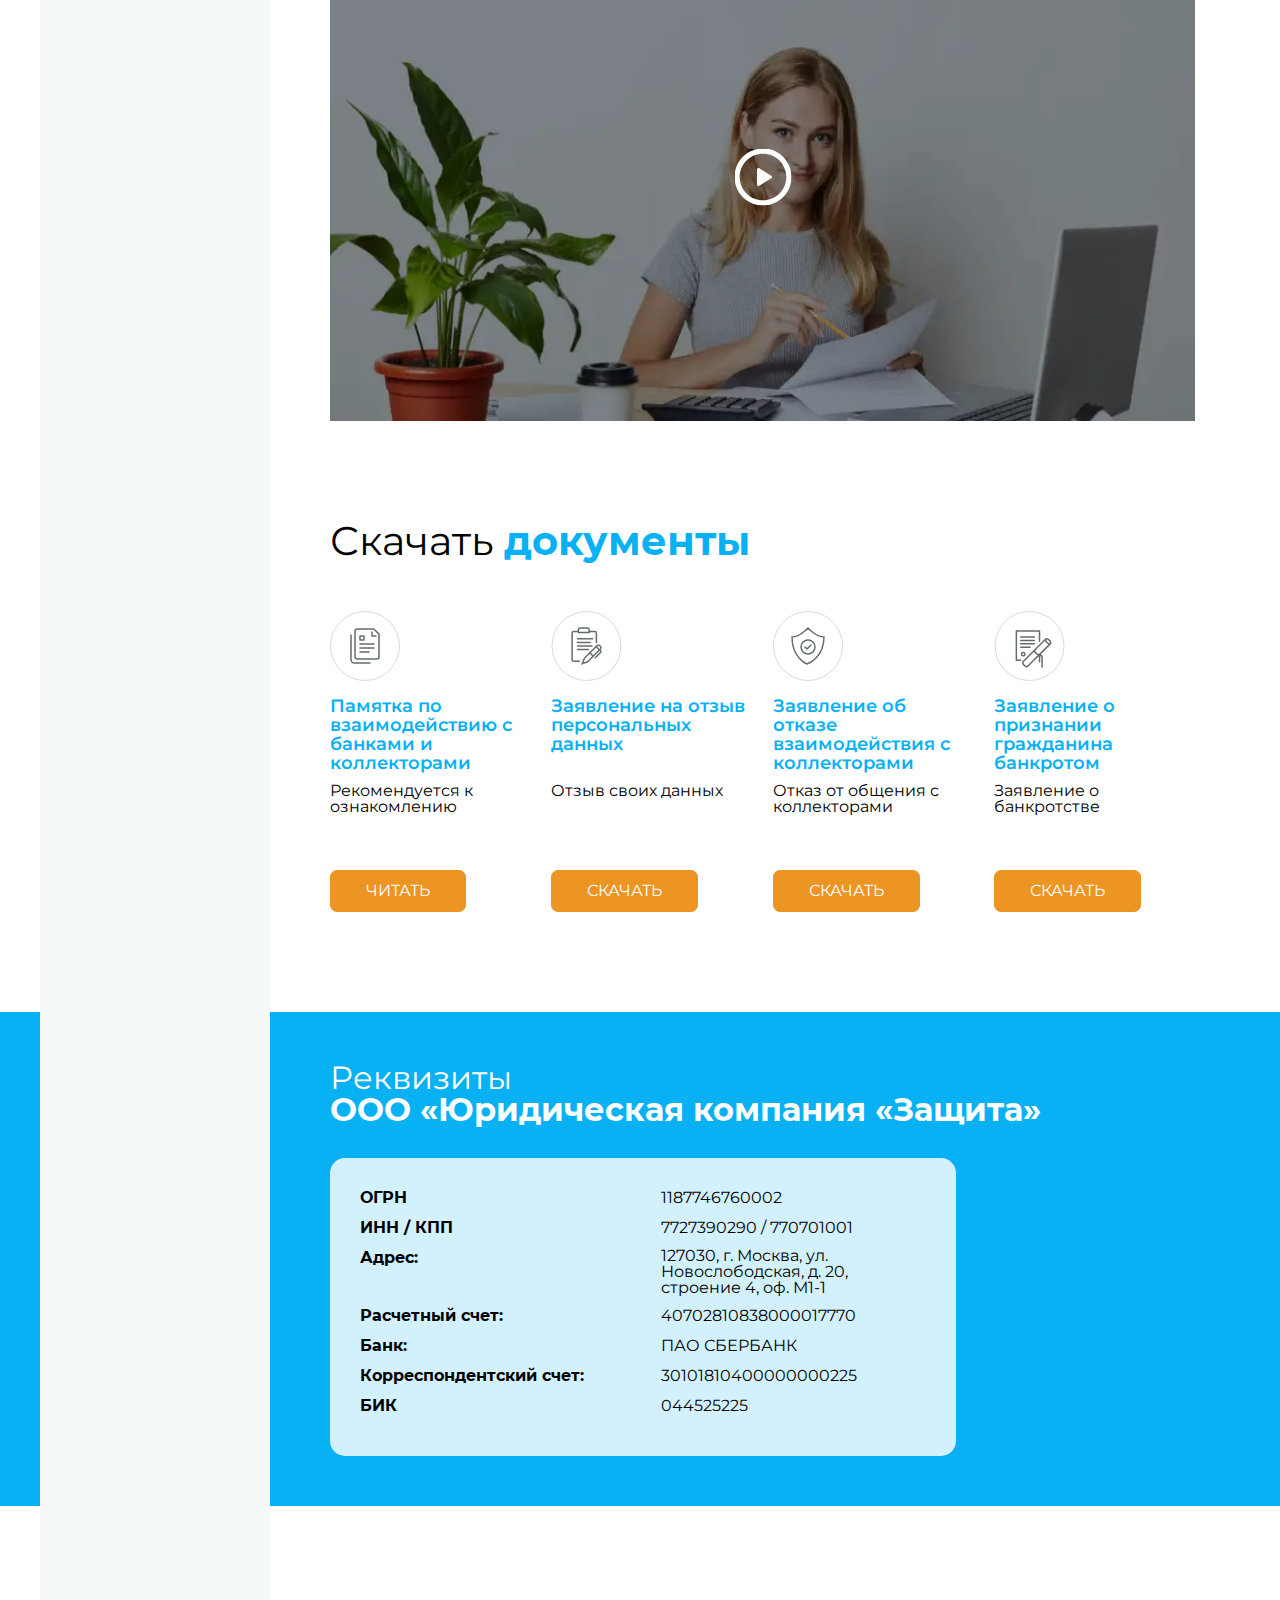
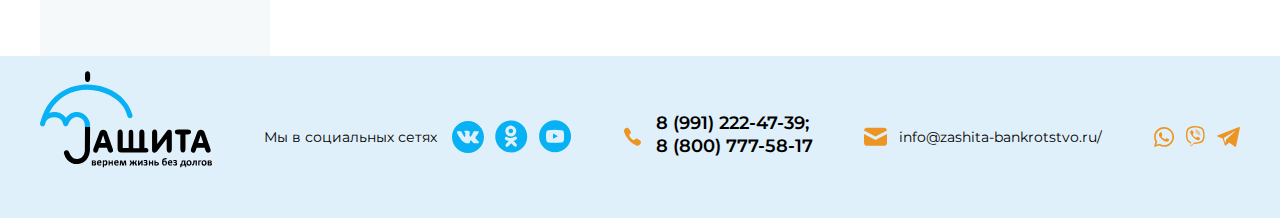
<file: aboutus.html>
<!DOCTYPE html>
<html lang="ru">

<head>
  <meta charset="UTF-8">
  <meta name="viewport" content="width=device-width,initial-scale=1.0, maximum-scale=1">
  <meta http-equiv="X-UA-Compatible" content="ie=edge">
  <meta name="description" content="банкротство физических лиц">
  <meta name="keywords" content="защита">
  <title>Защита</title>
  <link rel="shortcut icon" href="/images/icons/favicon.svg">
  <link rel="stylesheet" href="css/swiper.min.css">
  <link rel="stylesheet" href="css/style.css">
</head>

<body id="body">
  <div class="wrapper">
    <header class="header lock-padding">
      <div class="header__content">
        <div class="header__top-wrapper">
          <div class="header__top">
            <div class="header__top-select">
              <div class="dropdown">
                <button class="dropdown__button">Москва и область</button>
                <ul class="dropdown__list">
                  <li class="dropdown__list-item" data-value="travel">Москва и область</li>
                  <li class="dropdown__list-item" data-value="lessons">Москва и область</li>
                  <li class="dropdown__list-item" data-value="photo">Москва и область</li>
                  <li class="dropdown__list-item" data-value="sports">Москва и область</li>
                </ul>
                <input type="text" name="select-category" value="" class="dropdown__input-hidden">
              </div>
            </div>
          </div>
        </div>
        <div class="header__body-wrapper">
          <div class="header__body _container">
            <div class="header__logo">
              <a class="logo" href="index.html">
                <img src="images/icons/logo.svg" alt="logo">
              </a>
            </div>
            <div class="header__block header__block--tel">
              <p>Звоните с 9:00 до 19:00 (по мск.)</p>
              <a href="tel:+79912224739">8 (991) 222-47-39;</a>
              <a href="tel:+78007775817">8 (800) 777-58-17</a>
            </div>
            <div class="header__block header__block--links">
              <p>Пишите круглосуточно</p>
              <a href="#">
                <img src="images/icons/watsapp.svg" alt="icon whatsapp">
              </a>
              <a href="#">
                <img src="images/icons/viber.svg" alt="icon viber">
              </a>
              <a href="#">
                <img src="images/icons/telegram.svg" alt="icon telegram">
              </a>
            </div>
            <div class="header__block">
              <button>форма захвата</button>
            </div>
            <div class="header__burger-wrapper">
              <div class="header__burger" id="hamb">
                <span></span>
                <span></span>
                <span></span>
              </div>
            </div>
          </div>
        </div>
       <div class="header__bottom-wrapper">
        <div class="header__bottom _container">
          <nav class="menu" id="menu">
            <ul class="menu__list">
              <li class="menu__list-item">
                <a href="index.html">Главная</a>
              </li>
              <li><a class="menu__list-item--mod" href="aboutus.html">О нас</a>
                <ul class="select-list">
                  <li class="select-list__item">
                    <a href="#">О компании</a>
                  </li>
                  <li class="select-list__item">
                    <a href="#">Наша команда</a>
                  </li>
                  <li class="select-list__item">
                    <a href="#">Отзывы о нас </a>
                  </li>
                  <li class="select-list__item">
                    <a href="#">Картотека дел</a>
                  </li>
                  <li class="select-list__item">
                    <a href="#">Почему ЮК Защита </a>
                  </li>
                  <li class="select-list__item">
                    <a href="#">Этапы работы</a>
                  </li>
                </ul>
              </li>
              <li><a class="menu__list-item--mod menu__list-item--mod2" href="aboutus.html">Полезные материалы</a>
                <ul class="select-list">
                  <li class="select-list__item">
                    <a href="#">Статья</a>
                  </li>
                  <li class="select-list__item">
                    <a href="#">Цифры по регионам</a>
                  </li>
                  <li class="select-list__item">
                    <a href="#">Вопрос ответ</a>
                  </li>
                  <li class="select-list__item">
                    <a href="#">Тест</a>
                  </li>
                  <li class="select-list__item">
                    <a href="#">Какие долги вы можете списать с помощью банкротства</a>
                  </li>
                </ul>
              </li>
              <li class="menu__list-item">
                <a href="#">оплата,  услуги</a>
              </li>
              <li class="menu__list-item">
                <a href="#">Реферальная программа</a>
              </li>
              <li class="menu__list-item">
                <a href="contacts.html">Контакты</a>
              </li>
            </ul>
            <div class="header__block header__block--mod">
              <p>Звоните с 9:00 до 19:00 (по мск.)</p>
              <a href="tel:+79912224739">8 (991) 222-47-39;</a>
              <a href="tel:+78007775817">8 (800) 777-58-17</a>
            </div>
            <div class="header__block header__block--mod">
              <p>Пишите круглосуточно</p>
              <a href="#">
                <img src="images/icons/watsapp.svg" alt="icon whatsapp">
              </a>
              <a href="#">
                <img src="images/icons/viber.svg" alt="icon viber">
              </a>
              <a href="#">
                <img src="images/icons/telegram.svg" alt="icon telegram">
              </a>
            </div>
          </nav>
        </div>
       </div>

      </div>
    </header>

    <main class="main">
      <div class="main__inner _container">

      <aside>
        <nav class="nav">
          <ul class="nav__list">
            <li>
              <a class="active-color" href="#">О компании</a>
            </li>
            <li>
              <a href="#">Наша команда</a>
            </li>
            <li>
              <a href="#">Отзывы о нас </a>
            </li>
            <li>
              <a href="#">Картотека дел</a>
            </li>
            <li>
              <a href="#">Почему ЮК Защита </a>
            </li>
            <li>
              <a href="#">Этапы работы</a>
            </li>
          </ul>
        </nav>
      </aside>
      <section class="aboutus primary">
        <div class="aboutus__content _container">
           <div class="aboutus__body">
            <ul class="breadcrumbs__list" itemscope itemtype="index.html">
              <li class="breadcrumbs__item" itemprop="itemListElement" itemscope itemtype="index.html">
              <a itemprop="item" href="index.html" class="breadcrumbs__link">
              <span itemprop="name">Главная страница</span>
              </a>
              <meta itemprop="position" content="1" />
              </li>
              <li class="breadcrumbs__item" itemprop="itemListElement">
              <a itemprop="item" href="#!" class="breadcrumbs__link breadcrumbs__link--mod">
              <span itemprop="name">О нас</span>
              </a>
              <meta itemprop="position" content="2" />
              </li>
              <li class="breadcrumbs__item" itemprop="itemListElement">
                <span itemprop="name">О компании</span>
                <meta itemprop="position" content="2" />
                </li>
            </ul>
            <div class="title">
              <h1>О компании</h1>
            </div>
            <div class="aboutus__block">
              <div class="aboutus__block-image">
                  <img src="images/aboutus-image1.webp" alt="image background" loading="lazy">
              </div>
              <div class="aboutus__block-text">
                <p>Мы оказываем помощь людям с проблемами и кредитами и займами по всей стране. Бесплатно консультируем и помогаем в юридически-правовых вопросах при появлении трудностей с кредитами. </p>
                <p>Наша компания помогает кредитным заемщикам более 6 лет. Мы ценим порядок совершенно во всём! Вслед за первой же консультацией у Вас появится ясное понимание, как двигаться дальше, решать сложности с кредитами самостоятельно либо оставить их решение профессионалам. Вы получите информацию о стоимости услуг и цена будет указана в договоре без каких-либо скрытых условий.</p>
                <p>С 2018 года мы оказываем помощь должникам в отстаивании их прав в суде, избавляем от незаконно возросших пеней и штрафов, полностью снимаем задолженности, если финансовое положение не оставляет иного выхода. Аннулировали штрафов и суммарно списали долгов на сумму более 1 834 000 000 рублей</p>
              </div>
            </div>
            <div class="aboutus__block">
              <div class="aboutus__block-text aboutus__block-text--mod">
                <p>При появлении просрочек по текущим выплатам зачастую кредиторы насчитывают непомерно крупные проценты и штрафы за неустойку, многие из которые можно по закону оспорить в суде и достигнуть их аннулирования. </p>
                <p>В юридической компании «Защита» работают только дипломированные профессионалы, исключительно знающие своё дело. Большой опыт, надежность, ответственность — вот что отличает ЮК «Защита» от конкурентов!</p>
                <p>В компании действую удобные  услуги рассрочки, поэтому вам не придется вносить весь платеж сразу. При уменьшении срока рассрочки, вы не только сокращаете время платежей, но и общую сумму. В нашем договоре прописаны все условия без скрытых пунктов.</p>
              </div>
              <div class="aboutus__block-image">
                  <img src="images/aboutus-image2.webp" alt="image background" loading="lazy">
              </div>
            </div>
            <div class="button">
              <a href="#">Получить бесплатно консультацию <br> в офисе ЮК «Защита»</a>
            </div>
            <div class="aboutus__office">
              <div class="subtitle">
                <h2>Наш <strong>офис</strong></h2>
              </div>
              <div class="aboutus__office-video">
                <div class="solve__video">
                  <div class="video" data-src="https://www.youtube.com/embed/t92jeIjEpqo?si=NRT9hR4Gu1LfYrSZ?autoplay=1">
                    <div class="video__icon">
                      <img  src="images/icons/play.svg" alt="icon">
                    </div>
                  </div>
                  <div class="video__img">
                    <img src="images/image-office.webp" alt="img" loading="lazy">
                  </div>
                </div>
              </div>
            </div>
            <div class="aboutus__docs">
              <div class="subtitle">
                <h2>Скачать <strong>документы</strong></h2>
              </div>
              <div class="aboutus__docs-wrapper">
                <div class="aboutus__docs-block">
                  <img src="images/icons/docs-icon1.svg" alt="icon">
                  <h3>Памятка по взаимодействию с банками и коллекторами</h3>
                  <p>Рекомендуется к ознакомлению</p>
                  <div class="button">
                    <a href="../test.pdf">Читать</a>
                  </div>
                </div>
                <div class="aboutus__docs-block">
                  <img src="images/icons/docs-icon2.svg" alt="icon">
                  <h3>Заявление на отзыв персональных данных</h3>
                  <p>Отзыв своих данных</p>
                  <div class="button">
                    <a href="../test.pdf" download>Скачать</a>
                  </div>
                </div>
                <div class="aboutus__docs-block">
                  <img src="images/icons/docs-icon3.svg" alt="icon">
                  <h3>Заявление об отказе взаимодействия с коллекторами</h3>
                  <p>Отказ от общения с коллекторами</p>
                  <div class="button">
                    <a href="../test.pdf" download>Скачать</a>
                  </div>
                </div>
                <div class="aboutus__docs-block">
                  <img src="images/icons/docs-icon4.svg" alt="icon">
                  <h3>Заявление о признании гражданина банкротом</h3>
                  <p>Заявление о банкротстве</p>
                  <div class="button">
                    <a href="../test.pdf" download>Скачать</a>
                  </div>
                </div>
              </div>
            </div>
          </div>
        </div>
      </section>
     </div>
    <section class="blue-section">
      <div class="blue-section__content _container">
        <div class="blue-section__title">
          <h2>Реквизиты <br><strong>ООО «Юридическая компания «Защита»</strong></h2>
        </div>
        <div class="blue-section__body">
          <div class="blue-section__item">
            <h3>ОГРН</h3>
            <span>1187746760002</span>
          </div>
          <div class="blue-section__item">
            <h3>ИНН / КПП</h3>
            <span>7727390290 / 770701001</span>
          </div>
          <div class="blue-section__item">
            <h3>Адрес:</h3>
            <address>127030, г. Москва, ул. Новослободская, д. 20, строение 4, оф. М1-1</address>
          </div>
          <div class="blue-section__item">
            <h3>Расчетный счет:</h3>
            <span>40702810838000017770</span>
          </div>
          <div class="blue-section__item">
            <h3>Банк:</h3>
            <span>ПАО СБЕРБАНК</span>
          </div>
          <div class="blue-section__item">
            <h3>Корреспондентский счет:</h3>
            <span>30101810400000000225</span>
          </div>
          <div class="blue-section__item">
            <h3>БИК</h3>
            <span>044525225</span>
          </div>
        </div>
      </div>
    </section>
  </main>
    <footer class="footer">
      <div class="footer__content _container">
        <div class="footer__body">
          <div class="footer__block">
            <a class="logo" href="index.html">
              <img src="images/icons/logo.svg" alt="logo">
            </a>
          </div>
          <div class="footer__block">
            <p>Мы в социальных сетях</p>
            <div class="footer__block-social">
              <a href="#">
                <img src="images/icons/vk.svg" alt="icon vk">
              </a>
              <a href="#">
                <img src="images/icons/ok.svg" alt="icon ok">
              </a>
              <a href="#">
                <img src="images/icons/youtube.svg" alt="icon youtube">
              </a>
            </div>
          </div>
          <div class="footer__block">
            <img src="images/icons/tel.svg" alt="icon phone">
            <div class="footer__block-tel">
              <a href="tel:+79912224739">8 (991) 222-47-39;</a>
              <a href="tel:+78007775817">8 (800) 777-58-17</a>
            </div>
          </div>
          <div class="footer__block footer__block--mail">
            <a href="mailto:info@zashita-bankrotstvo.ru">
              <img src="images/icons/mail.svg" alt="icon email">
              info@zashita-bankrotstvo.ru/
            </a>
          </div>
          <div class="footer__block">
            <div class="messengers">
              <a href="#">
                <img src="images/icons/watsapp.svg" alt="icon whatsapp">
              </a>
              <a href="#">
                <img src="images/icons/viber.svg" alt="icon viber">
              </a>
              <a href="#">
                <img src="images/icons/telegram.svg" alt="icon telegram">
              </a>
            </div>
          </div>
        </div>
      </div>
    </footer>
  </div>
  <script src="js/jquery.js"></script>
  <script src="js/swiper.min.js"></script>
  <script src="js/main.js"></script>
</body>

</html>
</file>
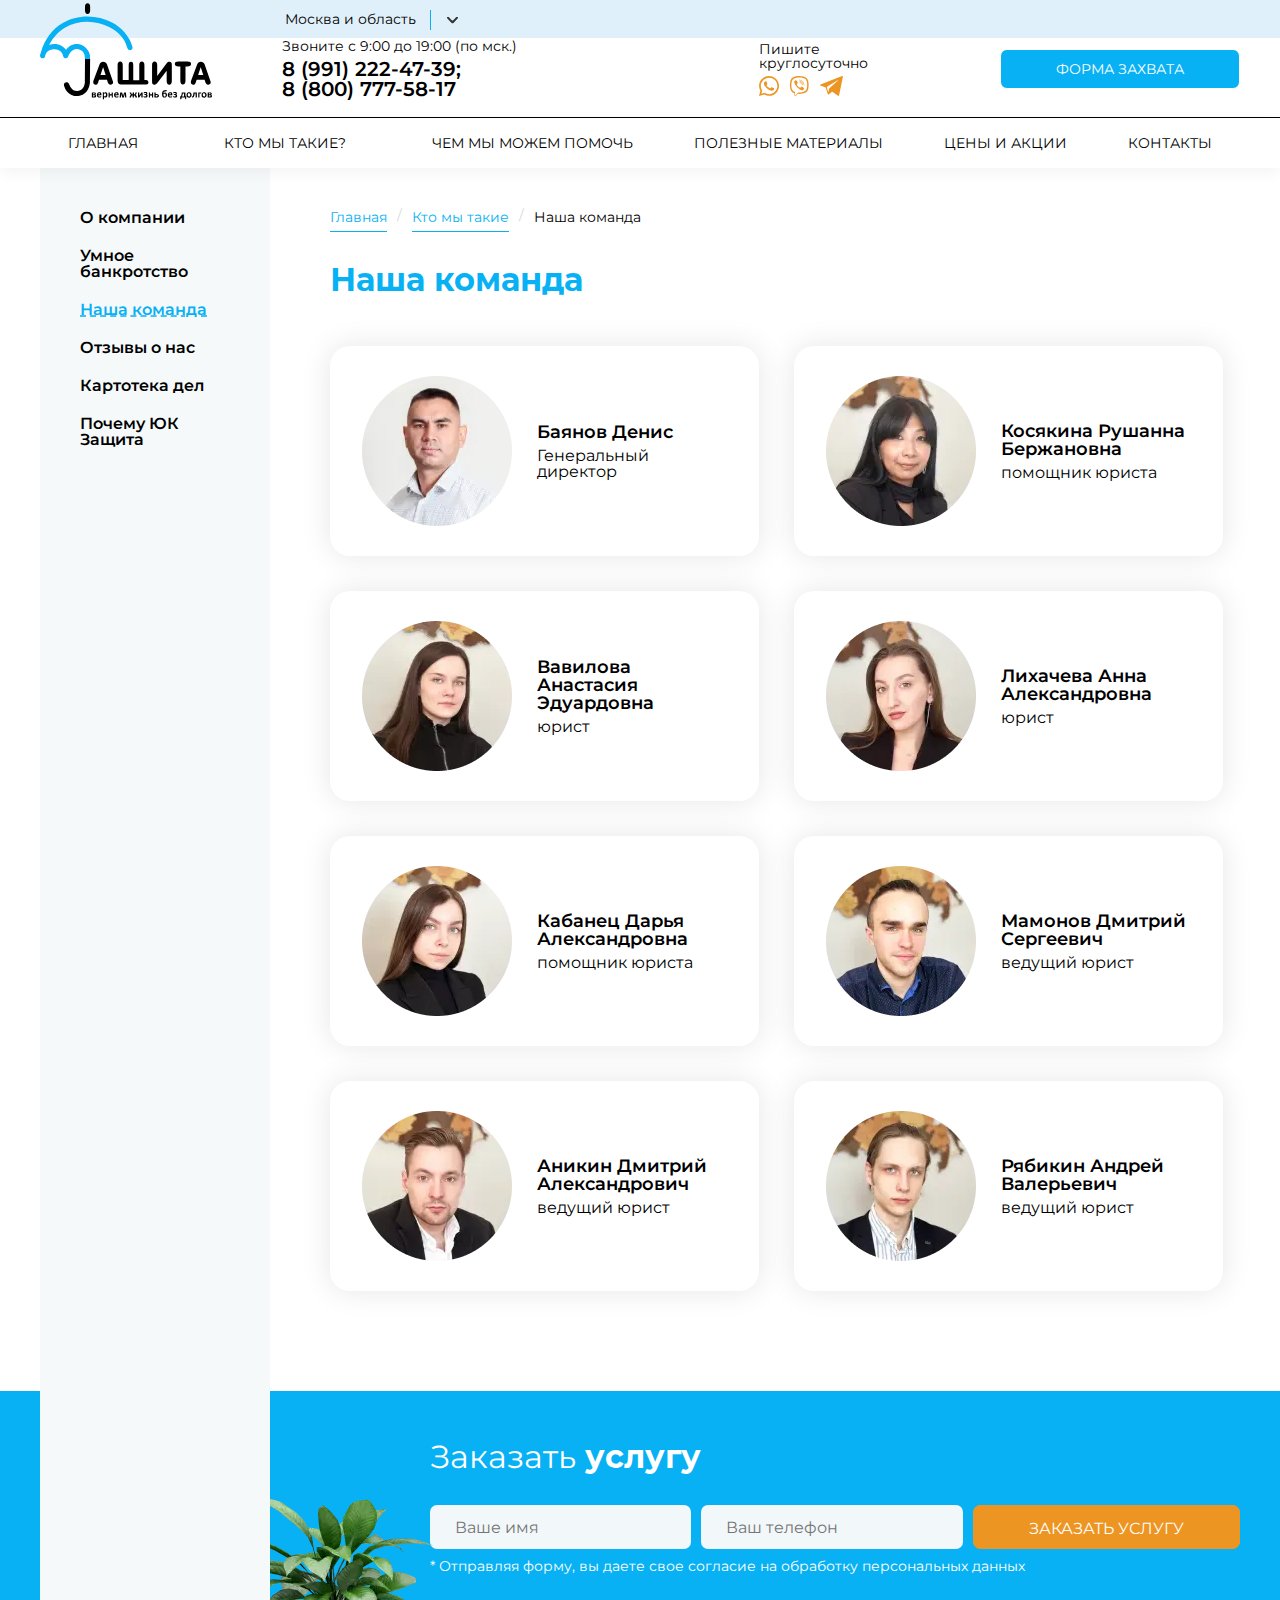
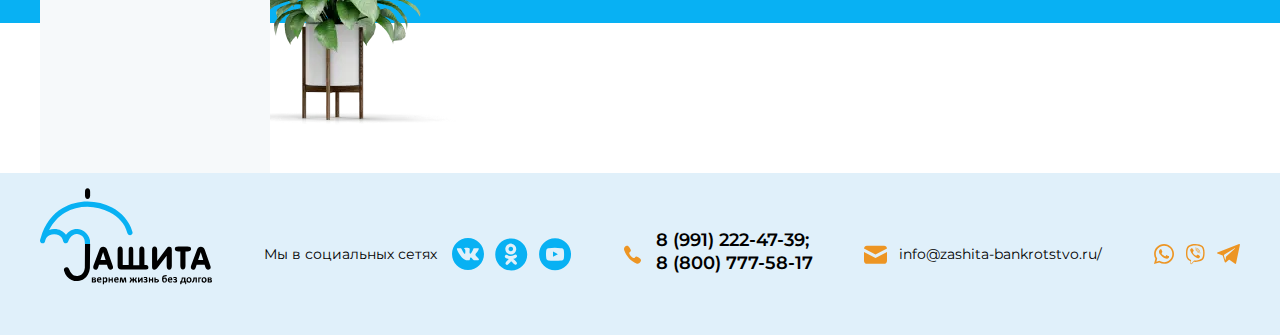
<file: team.html>
<!DOCTYPE html>
<html lang="ru">

<head>
  <meta charset="UTF-8">
  <meta name="viewport" content="width=device-width,initial-scale=1.0, maximum-scale=1">
  <meta http-equiv="X-UA-Compatible" content="ie=edge">
  <meta name="description" content="банкротство физических лиц">
  <meta name="keywords" content="защита">
  <title>Защита</title>
  <link rel="shortcut icon" href="/images/icons/favicon.svg">
  <link rel="stylesheet" href="css/swiper.min.css">
  <link rel="stylesheet" href="css/style.css">
</head>

<body id="body">
  <div class="wrapper">
    <header class="header lock-padding">
      <div class="header__content">
        <div class="header__top-wrapper">
          <div class="header__top">
            <div class="header__top-select">
              <div class="dropdown">
                <button class="dropdown__button">Москва и область</button>
                <ul class="dropdown__list">
                  <li class="dropdown__list-item" data-value="travel">Москва и область</li>
                  <li class="dropdown__list-item" data-value="lessons">Москва и область</li>
                  <li class="dropdown__list-item" data-value="photo">Москва и область</li>
                  <li class="dropdown__list-item" data-value="sports">Москва и область</li>
                </ul>
                <input type="text" name="select-category" value="" class="dropdown__input-hidden">
              </div>
            </div>
          </div>
        </div>
        <div class="header__body-wrapper">
          <div class="header__body _container">
            <div class="header__logo">
              <a class="logo" href="index.html">
                <img src="images/icons/logo.svg" alt="logo">
              </a>
            </div>
            <div class="header__block header__block--tel">
              <p>Звоните с 9:00 до 19:00 (по мск.)</p>
              <a href="tel:+79912224739">8 (991) 222-47-39;</a>
              <a href="tel:+78007775817">8 (800) 777-58-17</a>
            </div>
            <div class="header__block header__block--links">
              <p>Пишите круглосуточно</p>
              <a href="#">
                <img src="images/icons/watsapp.svg" alt="icon whatsapp">
              </a>
              <a href="#">
                <img src="images/icons/viber.svg" alt="icon viber">
              </a>
              <a href="#">
                <img src="images/icons/telegram.svg" alt="icon telegram">
              </a>
            </div>
            <div class="header__block">
              <button>форма захвата</button>
            </div>
            <div class="header__burger-wrapper">
              <div class="header__burger" id="hamb">
                <span></span>
                <span></span>
                <span></span>
              </div>
            </div>
          </div>
        </div>
       <div class="header__bottom-wrapper">
        <div class="header__bottom _container">
          <nav class="menu" id="menu">
            <ul class="menu__list">
              <li class="menu__list-item">
                <a href="index.html">Главная</a>
              </li>
              <li><a class="menu__list-item--mod" href="aboutus.html">Кто мы такие?</a>
                <ul class="select-list">
                  <li class="select-list__item">
                    <a href="#">О компании</a>
                  </li>
                  <li class="select-list__item">
                    <a href="#">Наша команда</a>
                  </li>
                  <li class="select-list__item">
                    <a href="#">Отзывы о нас </a>
                  </li>
                  <li class="select-list__item">
                    <a href="#">Картотека дел</a>
                  </li>
                  <li class="select-list__item">
                    <a href="#">Почему ЮК Защита </a>
                  </li>
                  <li class="select-list__item">
                    <a href="#">Этапы работы</a>
                  </li>
                </ul>
              </li>
              <li class="menu__list-item">
                <a href="#">Чем мы можем помочь</a>
              </li>
              <li class="menu__list-item">
                <a href="#">Полезные материалы</a>
              </li>
              <li class="menu__list-item">
                <a href="#">Цены и акции</a>
              </li>
              <li class="menu__list-item">
                <a href="contacts.html">Контакты</a>
              </li>
            </ul>
            <div class="header__block header__block--mod">
              <p>Звоните с 9:00 до 19:00 (по мск.)</p>
              <a href="tel:+79912224739">8 (991) 222-47-39;</a>
              <a href="tel:+78007775817">8 (800) 777-58-17</a>
            </div>
            <div class="header__block header__block--mod">
              <p>Пишите круглосуточно</p>
              <a href="#">
                <img src="images/icons/watsapp.svg" alt="icon whatsapp">
              </a>
              <a href="#">
                <img src="images/icons/viber.svg" alt="icon viber">
              </a>
              <a href="#">
                <img src="images/icons/telegram.svg" alt="icon telegram">
              </a>
            </div>
          </nav>
        </div>
       </div>

      </div>
    </header>

    <main class="main">
      <div class="main__inner _container">

      <aside>
        <nav class="nav">
          <ul class="nav__list">
            <li>
              <a href="#">О компании</a>
            </li>
            <li>
              <a href="#">Умное банкротство</a>
            </li>
            <li>
              <a class="active-color" href="#">Наша команда</a>
            </li>
            <li>
              <a href="#">Отзывы о нас </a>
            </li>
            <li>
              <a href="#">Картотека дел</a>
            </li>
            <li>
              <a href="#">Почему ЮК Защита </a>
            </li>
          </ul>
        </nav>
      </aside>
      <section class="team primary">
        <div class="team__content _container">

            <ul class="breadcrumbs__list" itemscope itemtype="index.html">
              <li class="breadcrumbs__item" itemprop="itemListElement" itemscope itemtype="index.html">
              <a itemprop="item" href="index.html" class="breadcrumbs__link">
              <span itemprop="name">Главная</span>
              </a>
              <meta itemprop="position" content="1" />
              </li>
              <li class="breadcrumbs__item" itemprop="itemListElement">
              <a itemprop="item" href="#!" class="breadcrumbs__link breadcrumbs__link--mod">
              <span itemprop="name">Кто мы такие</span>
              </a>
              <meta itemprop="position" content="2" />
              </li>
              <li class="breadcrumbs__item" itemprop="itemListElement">
                <span itemprop="name">Наша команда</span>
                <meta itemprop="position" content="2" />
                </li>
            </ul>
            <div class="title">
              <h1>Наша команда</h1>
            </div>

            <div class="team__body">
              <div class="team__person">
                <div class="team__person-image">
                  <img src="images/person-img1.webp" alt="image person">
                </div>
                <div class="team__person-info">
                  <dl>
                    <dt>
                      <h3>Баянов Денис</h3>
                    </dt>
                    <dd>
                      <p>Генеральный директор</p>
                    </dd>
                  </dl>
                </div>
              </div>
              <div class="team__person">
                <div class="team__person-image">
                  <img src="images/person-img2.webp" alt="image person">
                </div>
                <div class="team__person-info">
                  <dl>
                    <dt>
                      <h3>Косякина Рушанна Бержановна</h3>
                    </dt>
                    <dd>
                      <p>помощник юриста</p>
                    </dd>
                  </dl>
                </div>
              </div>
              <div class="team__person">
                <div class="team__person-image">
                  <img src="images/person-img3.webp" alt="image person">
                </div>
                <div class="team__person-info">
                  <dl>
                    <dt>
                      <h3>Вавилова Анастасия Эдуардовна</h3>
                    </dt>
                    <dd>
                      <p>юрист</p>
                    </dd>
                  </dl>
                </div>
              </div>
              <div class="team__person">
                <div class="team__person-image">
                  <img src="images/person-img4.webp" alt="image person">
                </div>
                <div class="team__person-info">
                  <dl>
                    <dt>
                      <h3>Лихачева Анна Александровна</h3>
                    </dt>
                    <dd>
                      <p>юрист</p>
                    </dd>
                  </dl>
                </div>
              </div>
              <div class="team__person">
                <div class="team__person-image">
                  <img src="images/person-img5.webp" alt="image person">
                </div>
                <div class="team__person-info">
                  <dl>
                    <dt>
                      <h3>Кабанец Дарья Александровна</h3>
                    </dt>
                    <dd>
                      <p>помощник юриста</p>
                    </dd>
                  </dl>
                </div>
              </div>
              <div class="team__person">
                <div class="team__person-image">
                  <img src="images/person-img6.webp" alt="image person">
                </div>
                <div class="team__person-info">
                  <dl>
                    <dt>
                      <h3>Мамонов Дмитрий Сергеевич</h3>
                    </dt>
                    <dd>
                      <p>ведущий юрист</p>
                    </dd>
                  </dl>
                </div>
              </div>
              <div class="team__person">
                <div class="team__person-image">
                  <img src="images/person-img7.webp" alt="image person">
                </div>
                <div class="team__person-info">
                  <dl>
                    <dt>
                      <h3>Аникин Дмитрий Александрович</h3>
                    </dt>
                    <dd>
                      <p>ведущий юрист</p>
                    </dd>
                  </dl>
                </div>
              </div>
              <div class="team__person">
                <div class="team__person-image">
                  <img src="images/person-img8.webp" alt="image person">
                </div>
                <div class="team__person-info">
                  <dl>
                    <dt>
                      <h3>Рябикин Андрей Валерьевич</h3>
                    </dt>
                    <dd>
                      <p>ведущий юрист</p>
                    </dd>
                  </dl>
                </div>
              </div>
            </div>
        </div>
      </section>
     </div>
    <section class="blue-section blue-section--mod">
      <div class="blue-section__content _container">
        <div class="blue-section__wrapper">
          <div class="blue-section__title">
            <h2>Заказать<strong> услугу</strong></h2>
          </div>
          <div class="blue-section__form">
            <form>
              <input type="text" placeholder="Ваше имя">
              <input type="text" placeholder="Ваш телефон">
              <input type="submit" value="Заказать услугу">
            </form>
            <p>* Отправляя форму, вы даете свое согласие на обработку персональных данных</p>
          </div>
        </div>
        <div class="blue-section__image">
          <img src="images/team-img-flower.webp" alt=" image flower">
        </div>
      </div>
    </section>
  </main>
    <footer class="footer">
      <div class="footer__content _container">
        <div class="footer__body">
          <div class="footer__block">
            <a class="logo" href="index.html">
              <img src="images/icons/logo.svg" alt="logo">
            </a>
          </div>
          <div class="footer__block">
            <p>Мы в социальных сетях</p>
            <div class="footer__block-social">
              <a href="#">
                <img src="images/icons/vk.svg" alt="icon vk">
              </a>
              <a href="#">
                <img src="images/icons/ok.svg" alt="icon ok">
              </a>
              <a href="#">
                <img src="images/icons/youtube.svg" alt="icon youtube">
              </a>
            </div>
          </div>
          <div class="footer__block">
            <img src="images/icons/tel.svg" alt="icon phone">
            <div class="footer__block-tel">
              <a href="tel:+79912224739">8 (991) 222-47-39;</a>
              <a href="tel:+78007775817">8 (800) 777-58-17</a>
            </div>
          </div>
          <div class="footer__block footer__block--mail">
            <a href="mailto:info@zashita-bankrotstvo.ru">
              <img src="images/icons/mail.svg" alt="icon email">
              info@zashita-bankrotstvo.ru/
            </a>
          </div>
          <div class="footer__block">
            <div class="messengers">
              <a href="#">
                <img src="images/icons/watsapp.svg" alt="icon whatsapp">
              </a>
              <a href="#">
                <img src="images/icons/viber.svg" alt="icon viber">
              </a>
              <a href="#">
                <img src="images/icons/telegram.svg" alt="icon telegram">
              </a>
            </div>
          </div>
        </div>
      </div>
    </footer>
  </div>
  <script src="js/jquery.js"></script>
  <script src="js/swiper.min.js"></script>
  <script src="js/main.js"></script>
</body>

</html>
</file>
<file: css/style.css>
* {padding: 0;margin: 0;border: 0;}
*,
*:before,
*:after {-moz-box-sizing: border-box;-webkit-box-sizing: border-box;box-sizing: border-box;}
:focus,
:active {outline: none;}
a:focus,
a:active {outline: none;}
nav,
footer,
header,
aside {display: block;}
html,
body {height: 100%;width: 100%;
     font-size: 100%;
     line-height: 1;
     font-size: 14px;
     -ms-text-size-adjust: 100%;
     -moz-text-size-adjust: 100%;
     -webkit-text-size-adjust: 100%;
     height: 100%; font-weight: 400; 
     font-family:'Montserrat', sans-serif; 
     color: var(--color-black); 
     background: var(--color-white);
     height: 100dvh;min-width: 
     320px;scroll-behavior: smooth;}
input,
button,
textarea {font-family: inherit;}
input::-ms-clear {display: none;}
button {cursor: pointer;}
button::-moz-focus-inner {padding: 0;border: 0;}
a,
a:visited {text-decoration: none;}
a:hover {text-decoration: none;}
ul li {list-style: none;}
img {vertical-align: top;}
h1,h2,h3,h4,h5,h6 {font-size: inherit;font-weight: 400;}

@font-face {
  font-family: 'Montserrat';
  src:  url("../fonts/Montserrat-Regular.woff");
        font-weight: 400;
        font-display: swap;
        font-style: normal;
}
@font-face {
  font-family: 'Montserrat';
  src:  url("../fonts/Montserrat-Medium.woff");
        font-weight: 500;
        font-display: swap;
        font-style: normal;
}
@font-face {
  font-family: 'Montserrat';
  src:  url("../fonts/Montserrat-SemiBold.woff");
        font-weight: 600;
        font-display: swap;
        font-style: normal;
}
@font-face {
  font-family: 'Montserrat';
  src:  url("../fonts/Montserrat-Bold.woff");
        font-weight: 700;
        font-display: swap;
        font-style: normal;
}
@font-face {
  font-family: 'Montserrat';
  src:  url("../fonts/Montserrat-ExtraBold.woff");
        font-weight: 800;
        font-display: swap;
        font-style: normal;
}
@font-face {
  font-family: 'Montserrat';
  src:  url("../fonts/Montserrat-Black.woff");
        font-weight: 900;
        font-display: swap;
        font-style: normal;
}
body.lock {
  overflow: hidden;
}
.wrapper {
  display: flex;
  flex-direction: column;
  min-height: 100%;
  overflow: hidden;
}
._container{
  max-width: 1220px;
  margin: 0 auto;
  padding: 0 10px;
}
.main {
  flex: 1 1 auto;
  margin-bottom: 150px;
}
.main--mod {
  margin-bottom: 0px;
}
.main__inner {
  display: flex;
  gap: 50px;
  margin-top: 150px;
  min-width: 0;
}
._ibg {
  position: relative;
}
._ibg img {
  position: absolute;
  width: 100%;
  height: 100%;
  top: 0;
  left: 0;
  object-fit: cover;
}
.title {
  margin-bottom: 50px;
}
.title h1{
  font-size: clamp(20px, 2.6vw, 32px);
  color: var(--color-blue);
  font-weight: 700;
}
  /*
  1600px / 100px
  1vw = 16px
  100px / 16px = 6.25vw
  */
.subtitle {
  margin-bottom: 50px;
  text-align: center;
}
.subtitle h2{
  font-size: clamp(20px, 3.3vw, 40px);
  font-weight: 600;
}
.subtitle strong{
  color: var(--color-blue);
}
.button a {
  font-size: clamp(12px, 1.3vw, 16px);
  color: var(--color-white);
  background-color: var(--color-orange);
  padding: 13px 43px;
  border-radius: 7px;
  text-transform: uppercase;
  display: inline-block;
  text-align: center;
  line-height: 20px;
  border: 1px solid var(--color-orange);
}
:root {
  --color-white: #FFFFFF;
  --color-black: #000000;
  --color-blue: #08B1F3;
  --color-orange: #ED9523;
  --color-light-blue: #E0F0FA;
  --color-bg: #F5F8FA;
}
/*---------------------------------------header----------------------*/
.header__burger-wrapper {
  display: none;
}
.header {
  position: fixed;
  width: 100%;
  z-index: 99;
  background-color: var(--color-white);
}
.header__logo {
  margin-top: -35px;
  margin-right: 70px;
}
.logo {
  z-index: 3;
}
.header__top-wrapper {
  background-color: var(--color-light-blue);
}
.header__top {
  max-width: 1220px;
  margin: 0 auto;
  padding: 0 10px;
}
.header__top-select {
  max-width: 200px;
  margin-left: 245px;
}
.dropdown {
  position: relative;
  z-index: 4;
}
.dropdown__button {
  position: relative;
  display: block;
  text-align: left;
  border-radius: 5px;
  line-height: 20px;
  font-size: 14px;
  padding: 9px 0px;
  padding-right: 50px;
  background-color: inherit;
}
.dropdown__button::after {
  content: '';
  position: absolute;
  top: 52%;
  right: 8px;
  transform: translateY(-50%);
  width: 11px;
  height: 7px;
  background-image: url(../images/icons/Vector.svg);
  background-repeat: no-repeat;
  pointer-events: none;
}
.dropdown__button::before {
  position: absolute;
  content: '';
  width: 1px;
  height: 20px;
  top: 10px;
  right: 35px;
  background-color: var(--color-blue);
}
.dropdown__list {
  display: none;
  position: absolute;
  overflow: hidden;
  width: 170px;
  left: 0;
  top: 35px;
  z-index: 1;
  background-color: var(--color-light-blue);
  padding: 17px 10px 0px 10px;
}
.dropdown__list-item:hover {
  color: var(--color-blue);
}
.dropdown__list--active {
  display: block;
}
.dropdown__list-item {
  border-bottom: 0;
  cursor: pointer;
  margin-bottom: 15px;
}
.dropdown input {
  display: none;
}
.header__body-wrapper {
  border-bottom: 1px solid var(--color-black);
}
.header__body {
  display: flex;
  align-items: center;
  justify-content: space-between;
  margin-bottom: 17px;
}
.header__block p {
  font-size: 14px;
  margin-bottom: 6px;
}
.header__block a {
  color: var(--color-black);
  font-weight: 600;
  font-size: 20px;
  white-space: nowrap;
}
.header__block--tel {
  margin-right: 105px;
}
.header__block--links {
  margin-right: 70px;
}
.header__block--tel a:nth-child(2) {
  margin-right: 20px;
}
.header__block--links a {
  margin-right: 5px;
}
.header__block button {
  background-color: var(--color-blue);
  padding: 10px 55px;
  border-radius: 7px;
  font-size: 14px;
  text-transform: uppercase;
  color: var(--color-white);
  white-space: nowrap;
  border: 1px solid var(--color-white);
}
.header__block--mod {
  display: none;
}
.header__bottom-wrapper {
  box-shadow: 0 4px 15px 0 rgba(0, 0, 0, 0.05);
}
.header__bottom {
  padding: 18px 10px;
}
.menu__list {
  display: flex;
  justify-content: space-around;
  align-items: center;
  flex-wrap: wrap;
  gap: 15px 5px;
}
.menu__list-item a{
  color: var(--color-black);
  text-transform: uppercase;
}
.menu__list-item--mod {
  position: relative;
}
.menu__list-item--mod {
  color: var(--color-black);
  padding: 11px 25px;
  text-transform: uppercase;
}
.select-list {
  position: absolute;
  background: var(--color-white);
  padding: 25px;
  display: none;
  margin-top: 10px;
  max-width: 300px;
}
.select-list__item {
  padding-bottom: 8px;
}
.select-list__item:not(:last-child) {
  margin-bottom: 15px;
  border-bottom: 1px solid #D8E5EE;
}
.select-list__item a {
  color: var(--color-black);
  font-size: clamp(12px, 1.3vw, 16px);
}

.menu__list li:hover .select-list {
  display: block;
}
.menu__list-item--mod2 {
  background-color: var(--color-white);
  color: var(--color-black);
}
/*---------------------------------------header----------------------*/

/*---------------------------------------блок для демонстрации страниц----------------------*/
.block-links {
  margin-bottom: 20px;
}
.block-links a {
  display: block;
  margin-bottom: 10px;
  color: var(--color-blue);
  font-size: 18px;
}
/*---------------------------------------блок для демонстрации страниц----------------------*/





/*---------------------------------------main-section----------------------*/
.main-section{
  margin-top: 170px;
  margin-bottom: 60px;
}
.main-section {
  position: relative;
}
.main-section__content {
  max-width: 1920px;
  margin: 0 auto;
  position: relative;
}
.main-section__body {
  position: relative;
  z-index: 2;
  padding: 119px 10px 92px 10px;
}
.main-section-title {
  margin-bottom: 67px;
}
.main-section-title h1 {
  font-weight: 700;
  font-size: clamp(30px, 3.7vw, 45px);
  text-transform: uppercase;
}
.main-section-text {
  font-weight: 700;
  font-size: clamp(20px, 3.3vw, 40px);
  margin-bottom: 26px;
  max-width: 600px;
}
.main-section-text span {
  color: var(--color-blue);
  display: flex;
  justify-content: flex-end;
}
.main-section__list {
  margin-bottom: 96px;
}
.main-section__list li  {
  display: grid;
  grid-template-columns: 28px 1fr;
  gap: 10px 20px;
  margin-bottom: 15px;
  font-weight: 500;
  font-size: clamp(16px, 2vw, 24px);
}
.main-section__img-bg,
.director__image-bg,
.director__image-bg,
.debts__image-bg,
.solve__image-bg,
.feedback__video-img-bg {
  position: absolute;
  width: 100%;
  height: 100%;
  top: 0;
  left: 0;
}
/*---------------------------------------main-section---------------------*/


/*---------------------------------------form---------------------*/
.form {
  margin-bottom: 130px;
}
.form__body {
  max-width: 996px;
  margin: 0 auto;
  box-shadow: 0 0 50px 0 rgba(0, 0, 0, 0.14);
  padding: 56px 10px;
  border-radius: 20px;
  position: relative;
}
.form__body form {
  text-align: center;
  max-width: 580px;
  margin: 0 auto;
}
.form__body form input[type="submit"] {
  width: 316px;
}
select {
  border: none;
  padding: 0 0 0 25px;
  border-radius: 7px;
  height: 44px;
  width: 100%;
  color: #656C6F;
  font-size: 16px;
  font-style: normal;
  font-weight: 400;
  line-height: normal;
  margin: 0 auto 10px auto;
  -moz-appearance:none; 
  -webkit-appearance:none; 
  appearance:none;
  background: #F2F7F9 url(../images/icons/select-arrow.svg) no-repeat;
  background-position: center right 20px;
  cursor: pointer;
}
input,
textarea {
  border: none;
  padding: 12px 25px;
  border-radius: 7px;
  height: 44px;
  width: 100%;
  background: #F2F7F9;
  color: #656C6F;
  font-size: 16px;
  font-style: normal;
  font-weight: 400;
  line-height: normal;
  margin: 0 auto 10px auto;
}
input[type="submit"] {
  background: var(--color-orange);
  color: var(--color-white);
  cursor: pointer;
  font-size: 16px;
  font-style: normal;
  font-weight: 400;
  padding: 0px 28px;
  text-transform: uppercase;
  padding-top: 2px;
  border: 1px solid var(--color-orange);
}
form p {
  text-align: start;
  margin-bottom: 27px;
  margin-top: 10px;
}
form p a {
  color: var(--color-blue);
}
form textarea {
  resize: none;
  height: 94px;
}
.form__body-image {
  bottom: -110px;
  left: -200px;
  max-width: 400px;
  position: absolute;
}
.form__body-image img {
  width: 100%;
}
/*---------------------------------------form--------------------*/

.director,
.experience,
.debts,
.solve {
  position: relative;
  max-width: 1920px;
  margin: 0 auto;
  position: relative;
}
.director__content {
  position: relative;
  z-index: 2;
  padding-top: 113px;
  padding-bottom: 90px;
}
.director__body {
  display: flex;
  align-items: center;
  gap: 10px 68px;
  margin-bottom: 50px;
  background-color: var(--color-white);
  border-radius: 20px;
}
.director__body-image img {
  width: 100%;
}
.director__body-info {
  flex-basis: 670px;
  position: relative;
  font-size: clamp(12px, 1.3vw, 16px);
  line-height: 156%;
}
.director__body-info h3,
.director__body-info h4 {
  margin-bottom: 10px;
}
.director__body-img {
  position: absolute;
}
.director__body-img-left {
  top: -50px;
  left: -40px;
}
.director__body-img-right {
  bottom: -50px;
  right: -50px;
}
.director__texts {
  font-size: clamp(12px, 1.3vw, 16px);
  display: flex;
  justify-content: space-between;
  align-items: center;
  gap: 10px 60px;
}


/*--------------------------------------experience----------------------------*/
.experience {
  margin-bottom: 70px;
}
.experience__content {
  position: relative;
  z-index: 2;
  padding-top: 70px;
  padding-bottom: 67px;
}
.experience__content .subtitle h2 {
  color: var(--color-white);
  font-weight: 600;
}
.experience__body {
  border: 2px solid #5cc9f2;
  border-radius: 20px;
  padding: 56px 90px;
  display: flex;
  justify-content: space-between;
  gap: 30px 5px;
}
.experience__block {
  text-align: center;
}
.experience__block img {
  margin-bottom: 12px;
}
.experience__block span {
  font-weight: 900;
  font-size: clamp(30px, 4.2vw, 50px);
  display: block;
  margin-bottom: 5px;
  white-space: nowrap;
  color: var(--color-white);
}
.experience__block p {
  font-weight: 600;
  font-size: clamp(14px, 1.5vw, 18px);
  color: var(--color-white);
  max-width: 170px;
  margin: 0 auto;
}
/*--------------------------------------experience----------------------------*/

/*---------------------------------------home_steps----------------------------*/
.home_steps {
  margin-bottom: 80px;
}
.home_steps__container {
  display: grid;
  grid-template-columns:repeat(auto-fit, minmax(250px, 1fr));
  gap: 20px;
}
.home_steps__container > div {
  border-radius: 15px;
  background: #F2F7F9;
  padding: 20px;
  height: fit-content;
  min-height: 220px;
  flex-basis: 306px;
}
.home_steps__container_num {
  border-radius: 90px;
  width: 54px;
  height: 54px;
  background: var(--color-white);
  color: #D8E5EE;
  font-weight: 900;
  font-size: 35px;
  line-height: 120%;
  display: flex;
  align-items: center;
  justify-content: center;
  flex: 0 0 auto;
}
.home_steps__container_title {
  margin: 20px 0 15px 0;
  color: var(--color-blue);
  font-weight: 700;
  font-size: clamp(16px, 1.6vw, 20px);
  line-height: 21px;
}
.home_steps__container_icon {
  cursor: pointer;
  transition: 0.3s;
}
.home_steps__container_icon.active-step {
  transform: rotate(-180deg);
  transition: 0.3s;
}
.home_steps__container_list {
  background: var(--color-white);
  border-radius: 15px;
  padding: 20px;
  margin: 15px 0 0 0;
  display: none;
}
.home_steps__container_list li {
  font-weight: 400;
  font-size: 16px;
  padding: 0 0 15px 28px; 
  position: relative;  
}
.home_steps__container_list li:before {
  content: "";
  background: url(../images/icons/check-blue.svg) no-repeat;
  width: 13px;
  height: 10px;
  display: inline-block;
  position: absolute;
  left: 0;
  top: 3px;
}
.home_steps__line {
  width: 227px;
  margin: 45px auto;
  gap: 8px;
  justify-content: center;
  opacity: 0;
}
.home_steps__line > div:nth-child(1) {
  width: 227px;
  height: 11px;
  background: #D9D9D9;
}
.home_steps__line > div:nth-child(2) {
  width: 197px;
  height: 1px;
  background: #D9D9D9;
}
/*---------------------------------------home_steps----------------------------*/


/*---------------------------------------debts----------------------------*/

.debts {
  position: relative;
  margin-bottom: 70px;
}
.debts__content {
  position: relative;
  z-index: 2;
  padding: 70px 10px 80px 10px;
}
.debts__body {
  display: flex;
  justify-content: center;
  align-items: center;
  gap: 48px 10px;
  flex-wrap: wrap;
  margin-bottom: 48px;
}
.debts__block {
  flex-basis: 380px;
  text-align: center;
}
.debts__block img {
  margin-bottom: 20px;
}
.debts__block-text p {
  font-weight: 500;
  font-size: clamp(14px, 1.5vw, 18px);
}
.debts__block-text p strong {
  color: var(--color-blue);
}
.debts__content .button,
.solve__content .button,
.news__content  .button{
  display: flex;
  justify-content: center;
  text-align: center;
  line-height: 20px;
}
.debts__content .button a {
  display: inline-block;
  padding: 15px 27px;
}

/*---------------------------------------debts----------------------------*/

/*---------------------------------------examples----------------------------*/
.swiper_examples__container {
  position: relative;
  padding-bottom: 80px;
}
.swiper_examples__container--mod {
  margin-bottom: -200px;
}
.swiper_examples {
  margin: 30px auto 0 auto;
  position: relative;
  overflow: hidden;
  padding: 15px;
  max-width: 1155px;
}
.swiper_examples .swiper-slide {
  border-radius: 20px;
  background: var(--color-white);
  -webkit-box-shadow: 0px 0px 30px 0px rgba(0,0,0,0.1); 
  box-shadow: 0px 0px 30px 0px rgba(0,0,0,0.1);
  max-width: 356px;
}
.swiper_examples__header {
  height: 50px;
  display: flex;
  align-items: center;
  justify-content: center;
  border-bottom: 1px #D8E5EE solid;
  margin: 0 30px;
}
.swiper_examples__header p {
  text-align: center;
  font-size: 16px;
}
.swiper_examples__image {
  margin: 0 auto;
  max-width: 286px;
}
.swiper_examples__image img {
  width: 100%;
}
.swiper_examples__bottom {
  height: 65px;
  text-align: center;
  border-top: 1px #D8E5EE solid;
  padding: 18px 0 0 0;
  margin: 0 30px;
}
.swiper_examples__bottom p {
  font-weight: 600; 
  font-size: 16px;    
}
.swiper_examples__bottom p strong {
  color: var(--color-blue);
}
.swiper_examples__container .swiper-button-prev {
  left: -30px;
  top: 45%;
}
.swiper_examples__container .swiper-button-next {
  right: -30px;
  top: 45%;
}
.swiper_examples__container .swiper-button-prev, 
.swiper_examples__container .swiper-button-next {
  width: 52px;
  height: 52px;
  display: block;
}
.swiper-button-prev:after, 
.swiper-button-next:after {
  display: none;
}
.swiper_examples__container .swiper-button-disabled svg path {
  fill: #D9D9D9;
}
.swiper_examples__container .swiper-button-prev.swiper-button-disabled,
.swiper_examples__container .swiper-button-next.swiper-button-disabled, 
.swiper_examples__container .swiper-button-prev.swiper-button-disabled {
  opacity: 1;
}
/*---------------------------------------examples----------------------------*/

/*---------------------------------------review----------------------------*/
.flex {
  display: flex;
  justify-content: space-between;
}
.review {
  background: var(--color-light-blue);
  padding: 80px 0;
}
.review__header_tabs {
  gap: 20px;
  margin-bottom: 50px;
}
.review__header_tabs_inner > div {
  max-width: 100px;
}
.review__header_tabs > a {
  background: var(--color-white);
  border-radius: 20px; 
  padding: 20px;
  align-items: center;
  justify-content: space-between;
  -webkit-box-shadow: 0px 0px 30px 0px rgba(0,0,0,0.1); 
  box-shadow: 0px 0px 30px 0px rgba(0,0,0,0.1);
  text-decoration: none;
  flex-basis: 44.444%;
}
.review__header_tabs_rating {
  border-radius: 90px;
  background: var(--color-light-blue);
  width: 50px;
  height: 50px;
  color: var(--color-blue);
  font-size: 16px;
  font-weight: 700; 
  display: flex;
  align-items: center;
  justify-content: center;
}
.review__header_tabs_logo,
.review__header_tabs_star {
  padding: 4px 0;
}
.swiper_review__container {
  position: relative;
}
.swiper_review {
  overflow: hidden;
  max-width: 1080px;
  margin: 0 auto;
}
.swiper_review__container .review-button-prev {
  left: 0px;
  width: 52px;
}
.swiper_review__container .review-button-next {
  right: 0px;
  width: 52px;
}
.review__block .video iframe {
  border-radius: 0px;
}
.review__block {
  width: 370px;
}
/*---------------------------------------review----------------------------*/

/*---------------------------------------solve----------------------------*/
.solve__video {
  position: relative;
  border: 12px solid rgba(255,255,255,0.1);
  border-radius: 45px;
  cursor: pointer;
  z-index: 5;
}
.solve__video_wrap {
  border: 24px solid rgba(255,255,255,0.05);
  border-radius: 70px;  
  margin-bottom: 60px;
  position: relative;
  z-index: 5;
}
.solve {
  margin-bottom: 57px;
}
.solve__content {
  position: relative;
  padding: 127px 0px 91px 0px;
  z-index: 3;
}
.solve__content .subtitle h2 {
  color: var(--color-white);
}
.video {
  width: 100%;
  padding-top: 56.25%;
  position: relative;
}
.video iframe {
  position: absolute;
  top: 0;
  left: 0;
  right: 0;
  bottom: 0;
  width: 100%;
  height: 100%;
  border-radius: 30px;
  z-index: 3;
}
.video__icon {
  position: absolute;
  top: 50%;
  left: 50%;
  transform: translate(-50%, -50%);
  display: none;
}
.video__icon.icon-none{
  display: none;
}
.video__img {
  position: absolute;
  top: 0;
  height: 100%;
  width: 100%;
  z-index: -1;
  cursor: pointer;
}
.video__img img {
  width: 100%;
  height: 100%;
}
.solve__image-left {
  position: absolute;
  top: 0;
  left: 0;
  z-index: 1;
}
.solve__image-right {
  position: absolute;
  bottom: 0;
  right: 0;
  z-index: 1;
}
.solve__image-left img,
.solve__image-right img {
  width: 100%;
}
/*---------------------------------------solve----------------------------*/

/*---------------------------------------news----------------------------*/
.news {
  margin-bottom: 65px;
}
.news__body {
  display: grid;
  grid-template-columns:repeat(auto-fit, minmax(262px, 1fr));
  gap: 20px;
  margin-bottom: 65px;
}
.news__article {
  max-width: 285px;
  box-shadow: 0 0 50px 0 rgba(0, 0, 0, 0.1);
  border-radius: 20px;
  justify-self: center;
}
.news__article-img img {
  width: 100%;
  border-top-left-radius: 20px;
  border-top-right-radius: 20px;
}
.news__block {
  padding: 22px 28px 35px 28px;
}
.news__block-date {
  margin-bottom: 11px;
}
.news__block-text {
  font-weight: 700;
  font-size: clamp(14px, 1.3vw, 16px);
}
/*---------------------------------------news----------------------------*/


/*---------------------------------------aboutus----------------------------*/
aside {
  background-color: #F6F9FA;
  padding: 60px 40px 0px 40px;
  position: relative;
  z-index: 2;
  margin-bottom: -1000%;
}
.nav {
  width: 150px;
}
.primary {
  margin-top: 60px;
}
.aboutus__content .subtitle {
  text-align: start;
}
.aboutus__content .subtitle h2 {
  font-weight: 400;
}
.nav__list li {
  margin-bottom: 22px;
}
.nav__list li a {
  font-weight: 600;
  font-size: clamp(12px, 1.3vw, 16px);
  color: var(--color-black);
}
.nav__list li a.active-color {
  color: var(--color-blue);
  text-decoration: underline dashed var(--color-blue);
}
.breadcrumbs__list {
  display: flex;
  gap: 25px;
  margin-bottom: 40px;
}
.breadcrumbs__list li a {
  color: var(--color-blue);
  border-bottom: 1px solid var(--color-blue);
  padding-bottom: 5px;
  position: relative;
}
.breadcrumbs__list li a::after {
  position: absolute;
  content: '/';
  top: 0;
  right: -15px;
  color: #D9D9D9;
}
.aboutus__block {
  display: flex;
  justify-content: space-between;
  gap: 10px 20px;
  margin-bottom: 36px;
}
.aboutus__block-image img {
  width: 100%;
}
.aboutus__block-text {
  flex-basis: 458px;
  font-size: clamp(14px, 1.3vw, 16px);
  line-height: 20px;
}
.aboutus__block-text--mod {
  flex-basis: 387px;
}
.aboutus__block-text p {
  margin-bottom: 20px;
}
.aboutus__office {
  margin: 100px 0px;
}
.aboutus__office-video .video iframe {
  border-radius: 0px;
}
.aboutus__office-video .video__icon {
  display: block;
}
.aboutus__office-video .solve__video {
  border: 0px;
}
.aboutus__docs {
  margin-bottom: 100px;
}
.aboutus__docs--mod {
  margin-bottom: 0px;
}
.aboutus__docs-wrapper {
  display: grid;
  grid-template-columns:repeat(auto-fit, minmax(190px, 1fr));
  gap: 20px;
}
.aboutus__docs-block {
  max-width: 200px;
  display: grid;
  grid-template-rows: 1fr 1fr 1fr;
  font-size: clamp(14px, 1.3vw, 16px);
}
.aboutus__docs-block img {
  margin-bottom: 15px;
}
.aboutus__docs-block h3 {
  font-weight: 600;
  font-size: clamp(14px, 1.5vw, 18px);
  line-height: 106%;
  color: var(--color-blue);
  margin-bottom: 10px;
}
.aboutus__body .button a {
  padding: 12px 10px;
}
.aboutus__docs-block .button a {
  padding: 10px 35px;
}
/*---------------------------------------aboutus----------------------------*/

/*---------------------------------------blue-section----------------------------*/
.blue-section {
  background-color: var(--color-blue);
}
.blue-section__content {
  max-width: 1220px;
  padding: 50px 10px 50px 300px;
  margin: 0 auto;
  position: relative;
}
.blue-section__title {
  margin-bottom: 32px;
  font-size: clamp(25px, 2.8vw, 32px);
  color: var(--color-white);
}
.blue-section__body {
  background: rgba(255, 255, 255, 0.82);
  border-radius: 15px;
  padding: 30px;
  max-width: 626px;
}
.blue-section__item {
  display: grid;
  grid-template-columns:repeat(auto-fit, minmax(185px, 1fr));
  gap: 10px 35px;
}
.blue-section__item h3 {
  font-weight: 700;
  font-size: clamp(12px, 1.3vw, 16px);
  line-height: 20px;
}
.blue-section__item span {
  display: block;
  font-size: clamp(12px, 1.3vw, 16px);
  margin-bottom: 10px;
  line-height: 20px;
}
.blue-section__item address {
  font-style: normal;
  font-size: clamp(12px, 1.3vw, 16px);
  margin-bottom: 10px;
}
.blue-section__wrapper {
  margin-left: 100px;
}
.blue-section--mod {
  margin-bottom: 122px;
}
.blue-section__form form {
  display: flex;
  justify-content: space-between;
  align-items: center;
  gap: 10px;
}
.blue-section__form p {
  color: var(--color-white);
}
.blue-section__image {
  position: absolute;
  bottom: -120px;
  left: 168px;
}
/*---------------------------------------blue-section----------------------------*/


/*---------------------------------------team----------------------------*/

.team__body {
   display: grid;
   grid-template-columns: 1fr 1fr;
   gap: 35px;
   margin-bottom: 100px;
}
.team__person {
  box-shadow: 0 0 30px 0 rgba(0, 0, 0, 0.1);
  border-radius: 20px;
  padding: 30px 32px;
  display: flex;
  justify-content: space-between;
  align-items: center;
  gap: 10px 25px;
}
.team__person-image img {
  width: 100%;
}
.team__person-info {
  flex-basis: 190px;
}
.team__person-info dt {
  margin-bottom: 7px;
}
.team__person-info dt h3 {
  font-weight: 600;
  font-size: clamp(14px, 1.5vw, 18px);
}
.team__person-info dd p {
  font-size: clamp(14px, 1.3vw, 16px);
}

/*---------------------------------------team----------------------------*/


/*---------------------------------------feedback----------------------------*/

.feedback__internet, 
.feedback__video, 
.feedback__messengers {
  margin-bottom: 100px;
}
.feedback__title {
  display: flex;
  align-items: center;
  gap: 10px;
  padding: 15px;
  border: 1px solid var(--color-light-blue);
  border-radius: 15px;
  max-width: 290px;
  margin-bottom: 50px;
}
.feedback__title h2 {
  font-weight: 600;
  font-size: clamp(18px, 2vw, 25px);
}
.feedback__internet-blocks {
  display: grid;
  grid-template-columns:repeat(auto-fit, minmax(250px, 1fr));
  gap: 20px;
}
.feedback__internet-block {
  box-shadow: 0 0 30px 0 rgba(0, 0, 0, 0.1);
  border-radius: 20px;
  padding: 30px 25px;
  display: grid;
  grid-template-rows: 1fr;
}
.feedback__internet-block .review__header_tabs_inner{
  margin-bottom: 20px;
}
.feedback__internet-block p {
  margin-bottom: 16px;
}
.feedback__internet-block a {
  color: var(--color-blue);
  text-decoration: underline dashed var(--color-blue);
  line-height: 20px;
}
.feedback__video,
.repeating,
.blue-section {
  position: relative;
  max-width: 1920px;
  margin: 0 auto;
}
.feedback__video-inner,
.feedback__messengers-inner,
.repeating__wrapper,
.details__wrapper {
  position: relative;
  max-width: 1200px;
  margin: 0 auto;
  z-index: 3;
  padding: 90px 10px 78px 280px;
}
.feedback__video-blocks {
  display: grid;
  grid-template-columns:repeat(auto-fit, minmax(300px, 1fr));
  gap: 35px;
}
.feedback__video-block {
  max-width: 430px;
}
.feedback__video-blocks .solve__video {
  border: 0px;
}
.feedback__video-blocks .solve__video iframe {
  border-radius: 20px;
}
.feedback__video .video__icon {
  display: block;
}
.feedback__button {
  display: block;
  padding: 14px 32px;
  background-color: inherit;
  cursor: pointer;
  text-align: center;
  margin: 0 auto;
  margin-bottom: 25px;
  margin-top: 50px;
  border-radius: 15px;
  border: 1px solid var(--color-white);
  color: var(--color-white);
}
.feedback__button.close {
  display: none;
}
.feedback__blocks-more {
  display: none;
}
.feedback__blocks-more.more {
  display: block;
  margin-top: 35px;
}
.feedback__video-blocks--mod {
  margin-top: 35px;
}
.feedback__img-flower {
  position: absolute;
  top: -200px;
  right: 0;
  z-index: 3;
}
.feedback__img-flower--mod img{
  width: 240px;
}
.feedback__messengers {
  margin-bottom: 0px;
}
.feedback__messengers .swiper-slide {
  border-radius: 20px;
  background: var(--color-light-blue);
  -webkit-box-shadow: none; 
  box-shadow: none;
  max-width: 240px;
}
.feedback__messengers .swiper_examples__image {
  padding: 20px;
  display: block;
}
.feedback__messengers .swiper_examples{
  max-width: 800px;
}
/*---------------------------------------feedback----------------------------*/

/*---------------------------------------cardfile----------------------------*/
.cardfile .subtitle h2,
.repeating .subtitle h2,
.details .subtitle h2{
  font-size: clamp(20px, 2.5vw, 28px);
}
.cardfile .subtitle,
.repeating .subtitle,
.details .subtitle {
  text-align: start;
}
.cardfile__numbers {
  position: relative;
  z-index: 3;
  margin-bottom: 65px;
}
.cardfile__numbers .experience__block span {
  font-size: clamp(20px, 3.3vw, 40px);
}
.cardfile__numbers .experience__body {
  border: 0px;
  padding: 45px 30px;
}
.cardfile__content {
  position: relative;
  z-index: 3;
}
.cardfile__months {
  margin-bottom: 85px;
}
.cardfile__numbers .director__image-bg img{
  border-radius: 20px;
}
.cardfile__months-block .accordion__title.active span{
  transform: none;
}
.cardfile__months-block .accordion__wrapper {
  display: flex;
  justify-content: space-between;
  gap: 10px;
}
.cardfile__months-block .accordion__title {
  border: 1px solid #656C6E;
}
.cardfile__months-block .accordion__title span::after,
.cardfile__months-block .accordion__title span::before {
  display: none;
}
.cardfile__months-block .accordion{
  flex-basis: 268px;
}
.cardfile__months-block .accordion__title span {
  width: 10px;
  height: 10px;
}
.cardfile__months-block .accordion__content ul li {
  margin-bottom: 18px;
}
.cardfile__months-block .accordion__content ul li span {
  cursor: pointer;
}
.cardfile__months-block .accordion__content{
  background-color: var(--color-bg);
  margin-top: 10px;
}
.cardfile__form {
  box-shadow: 0 0 50px 0 rgba(0, 0, 0, 0.14);
  background-color: var(--color-white);
  border-radius: 20px;
  padding: 57px 80px 65px 50px;
}
.cardfile__form-title {
  margin-bottom: 40px;
}
.cardfile__form-title h3 {
  font-size: clamp(20px, 2.2vw, 27px);
}
.cardfile__form-title h3 strong {
  color: var(--color-blue);
}
.cardfile__form form label {
  display: flex;
  justify-content: space-between;
  align-items: center;
  gap: 10px;
  margin-bottom: 10px;
}
.cardfile__form form input[type="submit"] {
  max-width: 224px;
}
.cardfile__form form p {
  position: relative;
  padding-left: 10px;
}
.cardfile__form form p::before {
  position: absolute;
  content: '*';
  top: 0;
  left: 0;
  color: var(--color-blue);
}
.cardfile__img-flower {
  position: absolute;
  bottom: 0;
  right: -110px;
}
.cardfile__img-flower img {
  width: 250px;
}
.details .feedback__button {
  color: var(--color-blue);
  border: 1px solid var(--color-blue);
}
.details__blocks,
.services__blocks {
  display: grid;
  grid-template-columns:repeat(auto-fit, minmax(290px, 1fr));
  gap: 35px;
}
.details__block,
.services__block {
  box-shadow: 0 0 30px 0 rgba(0, 0, 0, 0.1);
  padding: 30px;
  border-radius: 20px;
}
.details__block-title,
.details__block-subtitle,
.details__body,
.details__block-links {
  margin-bottom: 15px;
}
.details__block-title {
  border-bottom: 1px solid #D8E5EE;
  padding-bottom: 15px;
}
.details__block-title h3 {
  font-size: clamp(14px, 1.3vw, 16px);
}
.details__body {
  background-color: var(--color-bg);
  padding: 20px;
  border-radius: 10px;
  display: flex;
  justify-content: space-between;
  align-items: center;
  gap: 10px;
}
.details__body-box dl {
  margin-bottom: 8px;
}
.details__body-box dl dt {
  margin-bottom: 2px;
}
.details__body-box dl time {
   font-weight: 600;
}
.details__block-links {
  display: flex;
  align-items: center;
  gap: 10px;
}
.details__block-links a {
  color: var(--color-black);
  border: 1px solid var(--color-blue);
  border-radius: 7px;
  padding: 11px 5px;
}
.details__block-sum {
  border-bottom: 1px solid #D8E5EE;
  margin-bottom: 8px;
  padding-bottom: 8px;
}
.details__block-sum p {
  font-size: clamp(14px, 1.3vw, 16px);
  color: var(--color-orange);
}
.details__block-off {
  margin-bottom: 18px;
}
.details__block-off p {
  font-size: clamp(14px, 1.3vw, 16px);
  color: var(--color-blue);
  font-weight: 600;
}
.details__block .button a {
  width: 100%;
  padding: 10px;
}
.cardfile__months-block .accordion__title{
  display: flex;
  justify-content: space-between;
  align-items: center;
  font-size: clamp(14px, 1.3vw, 16px);
  font-weight: normal;
  cursor: pointer;
  color: var(--color-black);
  padding: 20px 30px;
}

/*---------------------------------------cardfile----------------------------*/


/*---------------------------------------why----------------------------*/
.why__blocks {
  margin-bottom: 35px;
  display: grid;
  grid-template-columns:repeat(auto-fit, minmax(270px, 1fr));
  gap: 10px 20px;
}
.why__block img {
  margin-bottom: 10px;
}
.why__block-title {
  margin-bottom: 20px;
  max-width: 170px;
}
.why__block-title h3,
.services__block-title h3 {
  font-weight: 700;
  font-size: clamp(14px, 1.5vw, 18px);
  color: var(--color-blue);
}
.why__block-text,
.services__block-text {
  font-size: clamp(14px, 1.3vw, 16px);
}
.services__block-title {
  margin-bottom: 13px;
}
.services__block img {
  margin-bottom: 13px;
}
/*---------------------------------------why----------------------------*/

/*---------------------------------------stages----------------------------*/
.stages {
  margin-bottom: 100px;
}
.stages__blocks .why__block-title {
  max-width: 100%;
}
.stages__body .home_steps__container {
  display: grid;
  grid-template-columns:repeat(auto-fit, minmax(300px, 1fr));
  gap: 25px;
}
.home_steps__container-wrapper {
  display: flex;
  gap: 10px 20px;
  margin-bottom: 10px;
}
.home_steps__container-wrapper .home_steps__container_title {
  margin: 0;
}
.home_steps__container-wrapper .home_steps__container_num {
  color: var(--color-orange);
  background-color: #F2F7F9;
}
.stages__body .home_steps__container > div {
  background: var(--color-white);
  min-height: 0px;
}
.stages__body .home_steps__container_list {
  background: #F2F7F9;
}
.stages__body .home_steps__container_icon {
   margin-left: 75px;
}
/*---------------------------------------stages----------------------------*/

/*---------------------------------------whatdebts----------------------------*/
.whatdebts {
  margin-bottom: 55px;
}
.whatdebts__block {
  display: flex;
  justify-content: space-between;
  gap: 10px;
  margin-bottom: 30px;
}
.whatdebts__block-image img {
  width: 100%;
}
.whatdebts__block-info {
  flex-basis: 458px;
}
.whatdebts__block-info span {
  display: block;
  width: 60px;
  height: 60px;
  padding: 13px 22px 8px 22px;
  background-color: #F2F7F9;
  border-radius: 50%;
  text-align: center;
  margin-bottom: 20px;
  font-weight: 900;
  font-size: 35px;
  color: var(--color-orange);
}
.whatdebts__block-info-title {
  margin-bottom: 15px;
}
.whatdebts__block-info-title h2 {
  font-weight: 700;
  color: var(--color-blue);
  font-size: clamp(16px, 1.6vw, 20px);
}
.whatdebts__block-info-text {
  font-size: clamp(16px, 1.6vw, 20px);
}

/*---------------------------------------whatdebts----------------------------*/

/*---------------------------------------articles----------------------------*/
.articles__content {
  min-width: 0;
}
.articles {
  min-width: 0;
  position: relative;
  margin-bottom: 100px;
}
.articles__block {
 display: grid;
 grid-template-columns:repeat(auto-fit, minmax(252px, 1fr));
 gap: 20px;
}
.articles__slider {
  overflow: hidden;
  position: relative;
  padding-bottom: 71px;
}
.articles__slider .swiper-pagination {
  bottom: 20px;
  display: flex;
  gap: 10px;
  bottom: -70px;
  left: 56px;
  position: relative;
}
.articles__slider .swiper-pagination-bullet {
  width: 47px;
  height: 47px;
  background-color: var(--color-white);
  opacity: 1;
  font-size: clamp(14px, 1.3vw, 16px);
  border: 1px solid #D9D9D9;
  border-radius: 0%;
  padding-top: 14px;
}
.articles__slider .swiper-pagination-bullet-active {
  color: var(--color-white);
  background-color: var(--color-blue);
  border: 1px solid var(--color-blue);
}
.articles__slider .swiper-button-prev,
.articles__slider .swiper-button-next {
  top: 97.7%;
}
.articles__slider .swiper-button-next {
  right: 46%;
}
/*---------------------------------------articles----------------------------*/

/*---------------------------------------numbers----------------------------*/
.repeating--mod {
  background-color: #E0F0FA;
}
.numbers__body {
  margin-bottom: 100px;
}
.numbers__text {
  margin-bottom: 60px;
  font-size: clamp(14px, 1.3vw, 16px);
  line-height: 22px;
}
.numbers__text--mod {
  margin-bottom: 0px;
}
.accordion--mod {
  position: relative;
}
.accordion__content--mod {
  position: absolute;
  z-index: 2;
}
.numbers__regions {
  margin-bottom: 30px;
}
.numbers__case {
  border-radius: 20px;
  box-shadow: 0 0 50px 0 rgba(0, 0, 0, 0.14);
}
.numbers__case-title {
  font-size: clamp(14px, 1.3vw, 16px);
  padding: 16px 35px;
  background-color: var(--color-bg);
  border-top-left-radius: 20px;
  border-top-right-radius: 20px;
  margin-bottom: 26px;
}
.numbers__case-list {
  padding: 0px 35px 39px 35px;
  border-right: 1px solid #D9D9D9;
  max-width: 270px;
}
.numbers__case-list li {
  font-size: clamp(14px, 1.3vw, 16px);
  margin-bottom: 15px;
}
.numbers__statistics {
  display: flex;
  align-items: center;
  gap: 10px 80px;
}
.numbers__statistics-image img {
  width: 100%;
}
.numbers__statistics-info li {
  display: flex;
  align-items: center;
  gap: 10px 15px;
  margin-bottom: 5px;
  font-size: clamp(14px, 1.3vw, 16px);
}
.numbers__statistics-info li span {
  padding: 10px 8px 8px 8px;
  background-color: var(--color-bg);
  border-radius: 50%;
}
.numbers__statistics-info li:nth-child(1) span{
   background-color: var(--color-orange);
   color: var(--color-white);
}
.numbers__statistics-info li:nth-child(2) span{
  background-color: var(--color-blue);
  color: var(--color-white);
}
.numbers__statistics-info li:nth-child(3) span{
  background-color: #E0F0FA;
}
.numbers__statistics-info li:nth-child(4) span{
  background-color: #D8E5EE;
}
.numbers__statistics-info li:nth-child(5) span{
  background-color: var(--color-white);
}
.numbers__statistics-info li:nth-child(6) span{
  background-color: #656C6F;
  color: var(--color-white);
}
.numbers__statistics-info li:nth-child(7) span{
  background-color: #D9D9D9;
  color: var(--color-white);
}
.numbers__statistics-info li:nth-child(8) span{
  background-color: #F2F7F9;
}
.numbers__chart {
  position: relative;
}
.numbers__chart-image {
  margin-left: 50px;
}
.numbers__chart-image img {
  width: 100%;
}
.numbers__chart-text {
  font-size: clamp(12px, 1.3vw, 16px);
  transform: rotate(-90deg);
  position: absolute;
  left: -235px;
  top: 240px;
}

/*---------------------------------------numbers----------------------------*/

/*---------------------------------------questions----------------------------*/
.questions__body .accordion {
  max-width: 100%;
}
.accordion__title-icon {
  background-color: var(--color-blue);
  padding: 11px;
  border-top-left-radius: 10px;
  border-bottom-left-radius: 10px;

}
.questions__body {
  margin-bottom: 100px;
}
.accordion__title-icon img {
  height: 100%;
  width: 30px;
}
.accordion__title-wrapper {
  display: grid;
  grid-template-columns: 50px 1fr;
  gap: 20px;
}
.questions__body .accordion__title-wrapper h3 {
  padding: 5px 0px;
  align-self: center;
}
.questions__body .accordion__title {
  display: flex;
  justify-content: space-between;
  align-items: center;
  font-size: clamp(14px, 1.3vw, 16px);
  font-weight: normal;
  cursor: pointer;
  border-top: none;
  color: var(--color-black);
  background-color: #E0F0FA;
  border-radius: 10px;
  margin-bottom: 10px;
  position: relative;
  z-index: 2;
}
.questions__body .accordion__title span {
  display: inline-flex;
  position: relative;
  width: 40px;
  height: 40px;
  background-color: transparent;
  transform: rotate(0);
  flex: 0 0 auto;
  margin-left: 20px;
}
.questions__body .accordion__title span::after,
.questions__body .accordion__title span::before {
  position: absolute;
  content: '';
  width: 10px;
  height: 2px;
  top: 50%;
  left: 0;
  background-color: var(--color-blue);
  transition: transform 0.5s ease-out;
}
.questions__body .accordion__title span::before {
  transform: rotate(45deg);
}
.questions__body .accordion__title span::after {
  transform: rotate(-45deg);
  left: 6px;
}
.questions__body .accordion__title.active span::before{
  transform: rotate(-45deg);
}
.questions__body .accordion__title.active span::after{
  transform: rotate(45deg);
}
.questions__body .accordion__content {
  border: 1px solid var(--color-bg);
  margin-bottom: 10px;
  border-top: none;
  margin-top: -20px;
  border-bottom-left-radius: 10px;
  border-bottom-right-radius: 10px;
  padding: 0px 20px 10px 70px;
}
.accordion__content {
  font-size: clamp(14px, 1.3vw, 16px);
  line-height: 1.3;
  overflow: hidden;
  padding: 0px 20px;
  box-sizing: content-box;
  border-top: none;
  max-height: 0;
  opacity: 0;
  visibility: hidden;
  transition: max-height 0.5s ease-out, padding 0.5s ease-out, opacity 0.1s ease-out 0.5s, visibility 0.1s ease-out 0.5s;
}
.accordion__content.active {
  visibility: visible;
  opacity: 1;
  padding: 20px;
  transition: max-height 0.5s ease-out, padding 0.5s ease-out, opacity 0.1s ease-out, visibility 0.1s ease-out;
}
.questions__body .accordion__content.active {
  padding: 20px 20px 10px 70px;
}
.questions__list {
  margin-bottom: 15px;
  margin: 15px 0px;
}
.questions__list li {
  margin-bottom: 5px;
}
.questions__list li p {
  position: relative;
  margin-left: 15px;
}
.questions__list li p::before {
  position: absolute;
  position: absolute;
  content: '';
  width: 5px;
  height: 5px;
  border-radius: 50%;
  top: 7px;
  left: -10px;
  background-color: var(--color-blue);
}
/*---------------------------------------questions----------------------------*/
/*---------------------------------------suitable----------------------------*/
.suitable__content .title {
  margin-bottom: 15px;
}
.suitable__body-text {
  margin-bottom: 50px;
  font-weight: 500;
  font-size: clamp(16px, 1.6vw, 20px);
}

.suitable__block {
  margin-bottom: 30px;
}
.suitable__block-title h2 {
  font-weight: 700;
  font-size: clamp(16px, 1.6vw, 20px);
}
.suitable__block-title {
  display: flex;
  align-items: center;
  gap: 20px;
  margin-bottom: 30px;
}
.suitable__block-title span {
  font-weight: 900;
  font-size: 30px;
  color: var(--color-orange);
  background-color: var(--color-bg);
  padding: 9px 18px;
  border-radius: 50%;
}
.suitable__block-inputs {
  margin-left: 70px;
  max-width: 280px;
}
.suitable__block-inputs label {
  display: block;
  margin-bottom: 10px;
  cursor: pointer;
}
.checkbox {
  position: absolute;
  opacity: 0;
  width: 0;
  height: 0;
  z-index: -1;
}
.custom-checkbox {
  position: relative;
  display: inline-block;
  width: 20px;
  height: 20px;
  background: var(--color-white);
  border: 1px solid var(--color-blue);
  border-radius: 5px;
  vertical-align: sub;
  margin-right: 20px;
}
.custom-checkbox::before {
  position: absolute;
  left: 50%;
  top: 60%;
  transform: translate(-50%, -50%) scale(0);
  transition: 0.2s ease-in;
  content: '';
  display: inline-block;
  width: 15px;
  height: 15px;
  background-image: url(../images/icons/ch.svg);
  background-size: contain;
  background-repeat: no-repeat;
}
.checkbox:checked + .custom-checkbox::before {
  transform: translate(-50%, -50%) scale(1);
}
/*---------------------------------------suitable----------------------------*/

/*---------------------------------------payment----------------------------*/
.payment {
  margin-bottom: 93px;
}
.payment__content .title {
  margin-bottom: 15px;
}
.payment__block {
  margin-bottom: 100px;
  font-size: clamp(14px, 1.5vw, 18px);
}
.payment__text {
  margin-bottom: 15px;
  font-size: clamp(14px, 1.5vw, 18px);
  line-height: 21px;
}
.payment__text--mod p {
  font-weight: 600;
}
.payment__text a {
  color: var(--color-blue);
}
.payment__box {
  margin-bottom: 15px;
  display: flex;
  gap: 10px;
}
.payment__item p {
  margin-bottom: 10px;
}
.payment__item a {
  display: block;
  margin-bottom: 10px;
  font-weight: 600;
  color: var(--color-black);
}
.payment__form .subtitle h2 {
  font-size: clamp(20px, 2.6vw, 32px);
  text-align: start;
  font-weight: 400;
}
.payment__form form input[type="submit"] {
  max-width: 194px;
  margin-bottom: 0px;
}
.blue-section__body--mod {
  margin-bottom: 50px;
}
.payment__body {
  display: flex;
  justify-content: space-between;
  gap: 30px 10px;
}
.payment__form {
  flex-basis: 415px;
}
.payment__qr {
  margin-bottom: 27px;
  max-width: 237px;
}
.payment__qr img {
  width: 100%;
}
.payment__form--mod form {
  border-radius: 20px;
  box-shadow: 0 0 50px 0 rgba(0, 0, 0, 0.14);
  padding: 30px;
}
.payment__logos {
  display: flex;
  align-items: center;
  gap: 20px;
  flex-wrap: wrap;
}
.details--mod {
  background-color: #E0F0FA;
}
/*---------------------------------------payment----------------------------*/

/*---------------------------------------recommendations----------------------------*/

.recommendations__blocks {
  display: flex;
  justify-content: space-between;
  align-items: center;
  gap: 20px 10px;
  margin-bottom: 64px;
}
.recommendations__block {
  display: flex;
  gap: 20px;
  flex-basis: 415px;
}
.recommendations__block-info p {
  font-weight: 500;
  font-size: clamp(16px, 1.6vw, 20px);
}
.recommendations__block-info strong {
  color: var(--color-blue);
  padding-top: 10px;
  display: block;
}

.recommendations__steps {
  display: grid;
  grid-template-columns:repeat(auto-fit, minmax(250px, 1fr));
  gap: 32px 25px;
}
.recommendations__step {
  box-shadow: 4px 4px 15px 0 rgba(0, 0, 0, 0.55);
  border: 1px solid var(--color-white);
  border-radius: 15px;
  padding: 20px;
  background: inherit;
}
.recommendations__step span {
  font-weight: 800;
  color: var(--color-orange);
  margin-bottom: 10px;
  display: block;
  width: 64px;
  height: 64px;
  border-radius: 50%;
  background-color: var(--color-white);
  font-size: clamp(20px, 2.5vw, 30px);
  display: flex;
  align-items: center;
  justify-content: center;
}
.recommendations__step-text {
  font-weight: 700;
  font-size: clamp(14px, 1.5vw, 18px);
}
.recommendations__step-text strong {
  color: var(--color-blue);
  display: block;
  margin-top: 10px;
}
.recommendations__step--mod {
  grid-column: 1 / 4;
  display: grid;
  grid-template-columns: 64px 1fr;
  gap: 20px;
}
.recommendations__blocks--mod {
  flex-wrap: wrap;
  align-items: start;
}
.recommendations__blocks--mod .recommendations__block {
  display: block;
  flex-basis: 280px;
}
.recommendations__blocks--mod .recommendations__block strong{
  font-size: clamp(14px, 1.5vw, 18px);
  line-height: 106%;
  font-weight: 600;
}
/*---------------------------------------recommendations----------------------------*/

/*---------------------------------------contacts----------------------------*/
.contacts__body {
  display: flex;
  justify-content: space-between;
  gap: 30px 10px;
  margin-bottom: 95px;
}
.contacts__block {
  display: flex;
  align-items: center;
  gap: 10px 20px;
  margin-bottom: 25px;
}
.contacts__block-info {
  flex-basis: 400px;
}
.contacts__block-info img {
  width: 100%;
}
.contacts__block-info h3 {
  font-weight: 500;
  font-size: clamp(16px, 1.6vw, 20px);
  margin-bottom: 10px;
}
.contacts__block-info address {
  font-style: normal;
  font-size: clamp(14px, 1.5vw, 18px);
  line-height: 22px;
}
.contacts__block-info a {
  color: var(--color-black);
  display: block;
  font-size: clamp(14px, 1.5vw, 18px);
  margin-bottom: 5px;
}
.contacts__block-info p {
  font-size: clamp(14px, 1.5vw, 18px);
  margin-bottom: 5px;
}
.contacts__social {
  display: flex;
  justify-content: center;
  align-items: center;
  gap: 12px;
  flex-wrap: wrap;
}
.contacts__map img {
  width: 100%;
}
/*---------------------------------------contacts----------------------------*/


/*---------------------------------------footer----------------------------*/

.footer {
  background-color: var(--color-light-blue);
  padding: 50px 0px;
  position: relative;
  z-index: 3;
}
.footer__body {
  display: flex;
  justify-content: space-between;
  align-items: center;
  gap: 10px;
  flex-wrap: wrap;
}
.footer__block {
  display: flex;
  justify-content: space-between;
  align-items: center;
  gap: 15px;
  flex-wrap: wrap;
}
.footer__block .logo {
  margin-top: -35px;
}
.footer__block-social {
  display: flex;
  justify-content: space-between;
  align-items: center;
  gap: 11px;
}
.footer__block-tel a {
  display: block;
  font-weight: 600;
  font-size: 18px;
  color: var(--color-black);
  margin-bottom: 5px;
}
.messengers {
  display: flex;
  justify-content: space-between;
  align-items: center;
  gap: 12px;
}
.footer__block--mail a {
  display: flex;
  justify-content: space-between;
  align-items: center;
  gap: 12px;
  color: var(--color-black);
}
/*---------------------------------------footer----------------------------*/


/*---------------------------------------media----------------------------*/

/*---------------------------------------media-hover----------------------------*/
@media(hover:hover) {
  .header__block button:hover {
    transition: all 0.3s;
    background-color: var(--color-white);
    color: var(--color-blue);
    border: 1px solid var(--color-blue);
  }
  .cardfile__months-block .accordion__content ul li span:hover,
  .select-list__item a:hover {
    color: var(--color-blue);
    transition: all 0.3s;
  }
  .details .feedback__button:hover {
    transition: all 0.3s;
    color: var(--color-white);
    border: 1px solid var(--color-blue);
    background-color: var(--color-blue);
  }
  .button a:hover {
    transition: all 0.3s;
    color: var(--color-orange);
    background-color: var(--color-white);
  }
  input[type="submit"]:hover {
    transition: all 0.3s;
    background: var(--color-white);
    color: var(--color-orange);
  }
  .details__block-links  a:hover {
    transition: all 0.3s;
    color: var(--color-white);
    background-color: var(--color-blue);
  }
  .menu__list-item--mod:hover {
    background-color: var(--color-blue);
    color: var(--color-white);
  }
}
/*---------------------------------------media-hover----------------------------*/

@media (max-width: 1600px) {
  .feedback__img-flower img {
    width: 100%;
  }
  .feedback__img-flower {
    top: -170px;
    width: 120px;
  }
}

@media (max-width: 1200px) {
  .director__body-img-left {
    top: -20px;
    left: 0;
  }
  .director__body-img-right {
    bottom: -20px;
    right: 0;
  }
  .director__body-img img {
    width: 30px;
  }
  .swiper_examples__container .swiper-button-prev {
    left: 0;
  }
  .swiper_examples__container .swiper-button-next {
    right: 0;
  }
  .details__body,
  .details__block-links {
    flex-wrap: wrap;
  }
  .articles__slider .swiper-button-next {
    right: 15px;
  }
}

@media (max-width: 980px) {
  .header__body {
    display: flex;
    justify-content: space-between;
    gap: 10px;
    margin-bottom: 17px;
  }
  .header__logo {
    margin-right: 0px;
  }
  .header__block--tel {
    margin-right: 50px;
  }
  .header__block--links {
    margin-right: 0px;
  }
  .main-section-text {
    max-width: 400px;
  }
  .form__body-image {
    top: -200px;
    left: -250px;
  }
  .flex {
    flex-wrap: wrap;
  }
  .solve__image-left {
    max-width: 120px;
  }
  .solve__image-right {
    max-width: 200px;
  }
  .team__body {
    grid-template-columns: 1fr;
    gap: 20px;
    margin-bottom: 50px;
 }
  .blue-section__form form {
    flex-wrap: wrap;
 }
 .cardfile__numbers .experience__body {
  padding: 20px;
 }
 .experience__body {
  flex-wrap: wrap;
  justify-content: center;
 }
  .whatdebts__block {
   flex-wrap: wrap;
 }
  .whatdebts__block-info--mod {
    order: -1;
  }
  .numbers__statistics {
    display: flex;
    align-items: center;
    gap: 10px 30px;
  }
  .numbers__chart-text {
    left: -200px;
    top: 190px;
  }
  .recommendations__blocks {
    flex-wrap: wrap;
  }
  .recommendations__step--mod {
    grid-column: 1 / 3;
  }
  .contacts__body {
    margin-bottom: 50px;
    flex-wrap: wrap;
  }
  .articles__slider .swiper-button-prev,
  .articles__slider .swiper-button-next {
   top: 98.5%;
}
}


@media (max-width: 770px) {
  .dropdown__button {
    padding: 5px 0px;
    padding-right: 50px;
  }
  .header__top-select {
    max-width: 200px;
    margin-left: 100px;
  }
  .header__block--mod {
    display: block;
    margin-bottom: 20px;
  }
  .header__block--links,
  .header__block--tel {
    display: none;
  }
  .header__burger-wrapper {
    width: 36px;
    height: 36px;
    background-color: var(--color-white);
    position: relative;
    display: block;
    z-index: 6;
    cursor: pointer;
  } 
  .header__burger{
    z-index: 6;
    cursor: pointer;
  }
  .header__burger span {
    height: 1px;
    width: 15px;
    position: absolute;
    transition: all 0.3s ease 0s;
    background-color: var(--color-black);
    transform: translate(-50%, -50%);
  }
  .header__burger span:first-child {
    left: 50%;
    top: 37%;
  }
  .header__burger span:nth-child(2) {
    left: 50%;
    top: 50%;
  }
  .header__burger span:last-child {
    left: 50%;
    top: 65%;
  }
  .header__burger-wrapper._active span:nth-child(2){
    opacity: 0;
  }
  .header__burger-wrapper._active span:first-child{
    transform: rotate(-45deg);
    left: 30%;
    top: 50%;
  }
  .header__burger-wrapper._active span:last-child{
    transform: rotate(45deg);
    left: 30%;
    top: 50%;
  }
  .menu{
    position: fixed;
    left: 0;
    top: -100%;
    width: 100%;
    height: 100%;
    background-color: #FFFFFF;
    padding: 70px 30px 30px 30px; 
    transition: All 0.5s ease 0s;
    overflow: auto;
    z-index: 5;
  }
  .menu._active{
    top: 0;
  }
  .menu__list-item:not(:last-child){
    margin-bottom: 30px;
  }
  .menu__list{
    display: block;
    position: relative;
    margin-bottom: 20px;
  }
  .menu__link{
    color: #000000;
  }
  .main-section {
    margin-top: 50px;
  }
  .header__bottom {
    padding: 0;
  }
  .director__body {
    gap: 10px;
    align-items: start;
  }
  .director__body-img-left {
    top: 0;
    left: 10px;
  }
  .director__body-img-right {
    bottom: 10px;
    right: 10px;
  }
  .director__body-info {
    padding: 20px;
  }
  .experience__body {
    padding: 30px 20px;
  }
  .review__header_tabs {
    flex-wrap: wrap;
  }
  .aboutus__block {
    flex-wrap: wrap;
  }
  .aboutus__block-text--mod {
    order: 1;
  }
  .main__inner {
    margin-top: 100px;
  }
  .nav {
    width: 150px;
  }
  aside {
    padding: 60px 10px 0px 10px;
  }
  .main__inner {
    gap: 20px;
  }
  .blue-section__content {
    padding: 50px 10px 50px 200px;
  }
  .blue-section__image  {
    position: absolute;
    bottom: -100px;
    left: 50px;
  }
  .feedback__video-inner,
  .feedback__messengers-inner,
  .repeating__wrapper,
  .details__wrapper {
    padding: 90px 10px 78px 190px;
  }
  .cardfile__form {
    padding: 30px 20px;
  }
  .cardfile__months-block .accordion__wrapper {
    flex-wrap: wrap;
  }
  .numbers__chart-text {
    left: -100px;
    top: 150px;
    width: 250px;
  }
  .payment__body {
    flex-wrap: wrap;
    justify-content: center;
  }
  .payment__logos {
    justify-content: center;
  }
  .recommendations__step {
    width: 100%;
  }
  .recommendations__steps {
    display: flex;
    flex-wrap: wrap;
  }
  .recommendations__step--mod {
    display: block;
  }

}

@media (max-width: 600px) {
  .logo img {
    max-width: 110px;
  }
  .header__body {
    padding: 10px 0px;
    margin-bottom: 0px;
  }
  .header__block button {
    padding: 10px 20px;
  }
  .main-section {
    margin-top: 20px;
  }
  .main-section-title {
    margin-bottom: 30px;
  } 
  .main-section__list {
    margin-bottom: 50px;
  }
  .form__body-image {
    display: none;
  }
  .form {
    margin-bottom: 60px;
  }
  .director__body {
    flex-wrap: wrap;
    margin-bottom: 20px;
  }
  .director__body-image img {
    border-radius: 20px;
  }
  .director__content {
    padding-top: 50px;
    padding-bottom: 80px;
  }
  .director__texts {
    flex-wrap: wrap;
  }
  .review__header_tabs > a {
    flex-basis: 100%;
  }
  .solve__video {
    border-radius: 20px;
  }
  .solve__video_wrap {
    border-radius: 50px;  
  }
  .video iframe {
    border-radius: 10px;
  }
  .nav {
    width: 120px;
  }
  aside {
    padding: 60px 5px 0px 5px;
  }
  .main__inner {
    gap: 10px;
  }
  .breadcrumbs__list {
    flex-wrap: wrap;
  }
  .blue-section__content {
    padding: 30px 10px 30px 10px;
  }
  .blue-section__item {
    grid-template-columns: 1fr;
  }
  .blue-section__body {
    padding: 20px;
  }
  .main__inner {
    margin-top: 70px;
  }
  .aboutus__office {
    margin: 50px 0px;
  }
  .aboutus__docs {
    margin-bottom: 50px;
  }
  .blue-section__image {
    left: -50px;
    bottom: -30px;
  }
  .blue-section__image img{
    width: 150px;
  }
  .main {
    margin-bottom: 20px;
  }
  .blue-section--mod {
    margin-bottom: 50px;
  }
  .feedback__video-inner,
  .feedback__messengers-inner,
  .repeating__wrapper,
  .details__wrapper {
    padding: 50px 10px 50px 10px;
  }
  .feedback__img-flower {
    top: -120px;
    width: 80px;
  }
  .swiper-button-next svg, 
  .swiper-button-prev svg {
    width: 40px;
  }
  .swiper_examples__container .swiper-button-prev {
    left: 0;
  }
  .swiper_examples__container .swiper-button-next {
    right: 0;
  }
  .cardfile__form form label {
    flex-wrap: wrap;
  }
  .cardfile__img-flower {
    right: 0;
  }
  .cardfile__img-flower img {
    width: 120px;
  }
  .details__block {
    padding: 20px 10px;
  }
  .main__inner {
    flex-wrap: wrap;
  }
  aside {
    position: static;
    margin-bottom: 0px;
    width: 100%;
  }
  .nav {
    width: 100%;
  }
  .primary {
    margin-top: 30px;
  }
  .details__blocks {
    gap: 20px;
  }
  .feedback__blocks-more.more {
    margin-top: 20px;
  }
  .numbers__statistics {
    flex-wrap: wrap;
  }
  .numbers__body {
    margin-bottom: 50px;
  }
  .payment {
    margin-bottom: 50px;
  }
  .recommendations__blocks--mod {
    margin-bottom: 0px;
  } 
  .articles__slider .swiper-button-prev,
  .articles__slider .swiper-button-next {
    top: 97.6%;
  }
  .articles__slider .swiper-button-prev img,
  .articles__slider .swiper-button-next img {
    width: 30px;
  }
  .articles__slider .swiper-pagination {
    display: flex;
    gap: 10px;
    bottom: -50px;
    left: 50px;
    position: relative;
    gap: 5px;
  }
  .articles__slider .swiper-pagination-bullet {
    width: 30px;
    height: 30px;
    padding-top: 7px;
  }
  .swiper_examples__container--mod {
    margin-bottom: -50px;
  }
  .swiper_examples__container .swiper-button-prev {
    left: 20%;
    top: 90%;
  }
  .swiper_examples__container .swiper-button-next {
    right: 20%;
    top: 90%;
  }
}

@media (max-width: 500px) {
  .team__person {
    flex-wrap: wrap;
  }
  .team__person-info {
    flex-basis: 100%;
  }
  .blue-section__wrapper {
    margin-left: 0px;
  }
  .blue-section__image {
    display: none;
  }
  .feedback__video-blocks {
    display: grid;
    grid-template-columns:repeat(auto-fit, minmax(200px, 1fr));
    gap: 20px;
  }
  .feedback__video-blocks--mod {
    margin-top: 20px;
  }
  .numbers__chart-text {
    left: -100px;
    top: 70px;
    width: 250px;
  }
  .questions__body .accordion__title span {
    margin-left: 5px;
  }
}


@media (max-width: 400px) {
  .footer {
    padding-bottom: 20px;
  }
  .footer__block--mail {
    margin-right: 100px;
  }
  .aboutus__body .button a {
    padding: 10px;
  }
  .main__inner {
    gap: 0px;
  }
  .feedback__messengers .swiper_examples__image {
    padding: 10px;
  }
  .feedback__messengers .swiper_examples {
    padding: 0;
  }
  .cardfile__months {
    margin-bottom: 50px;
    padding-left: 5px;
  }
  .details__blocks, .services__blocks {
    gap: 20px;
  }
  .custom-checkbox {
    margin-right: 10px;
  }
  .recommendations__block {
    gap: 10px;
  }
  .recommendations__block img {
    width: 50px;
  }
  .articles__slider .swiper-button-prev,
  .articles__slider .swiper-button-next {
    top: 97.7%;
  }
  .articles__slider .swiper-button-prev {
    left: 0;
  }
  .articles__slider .swiper-button-next {
    right: 0;
  }
  .articles__slider .swiper-button-prev img,
  .articles__slider .swiper-button-next img {
    width: 25px;
  }
  .articles__slider .swiper-pagination {
    display: flex;
    gap: 10px;
    bottom: -20px;
    left: 30px;
    position: relative;
    gap: 3px;
  }
  .articles__slider .swiper-pagination-bullet {
    width: 25px;
    height: 25px;
    padding-top: 5px;
  }
  .payment__block {
    margin-bottom: 50px;
  }
  .articles {
    margin-bottom: 0px;
  }
  .header__block button {
    font-size: 12px;
  }
  .details__wrapper {
    padding-bottom: 0px;
  }
  .recommendations__blocks {
    margin-bottom: 50px;
  }
  .home_steps {
    margin-bottom: 50px;
  }
  .review__block {
    max-width: 340px;
  }
  .questions__body {
    margin-bottom: 50px;
  }
}
/*---------------------------------------media----------------------------*/
</file>
